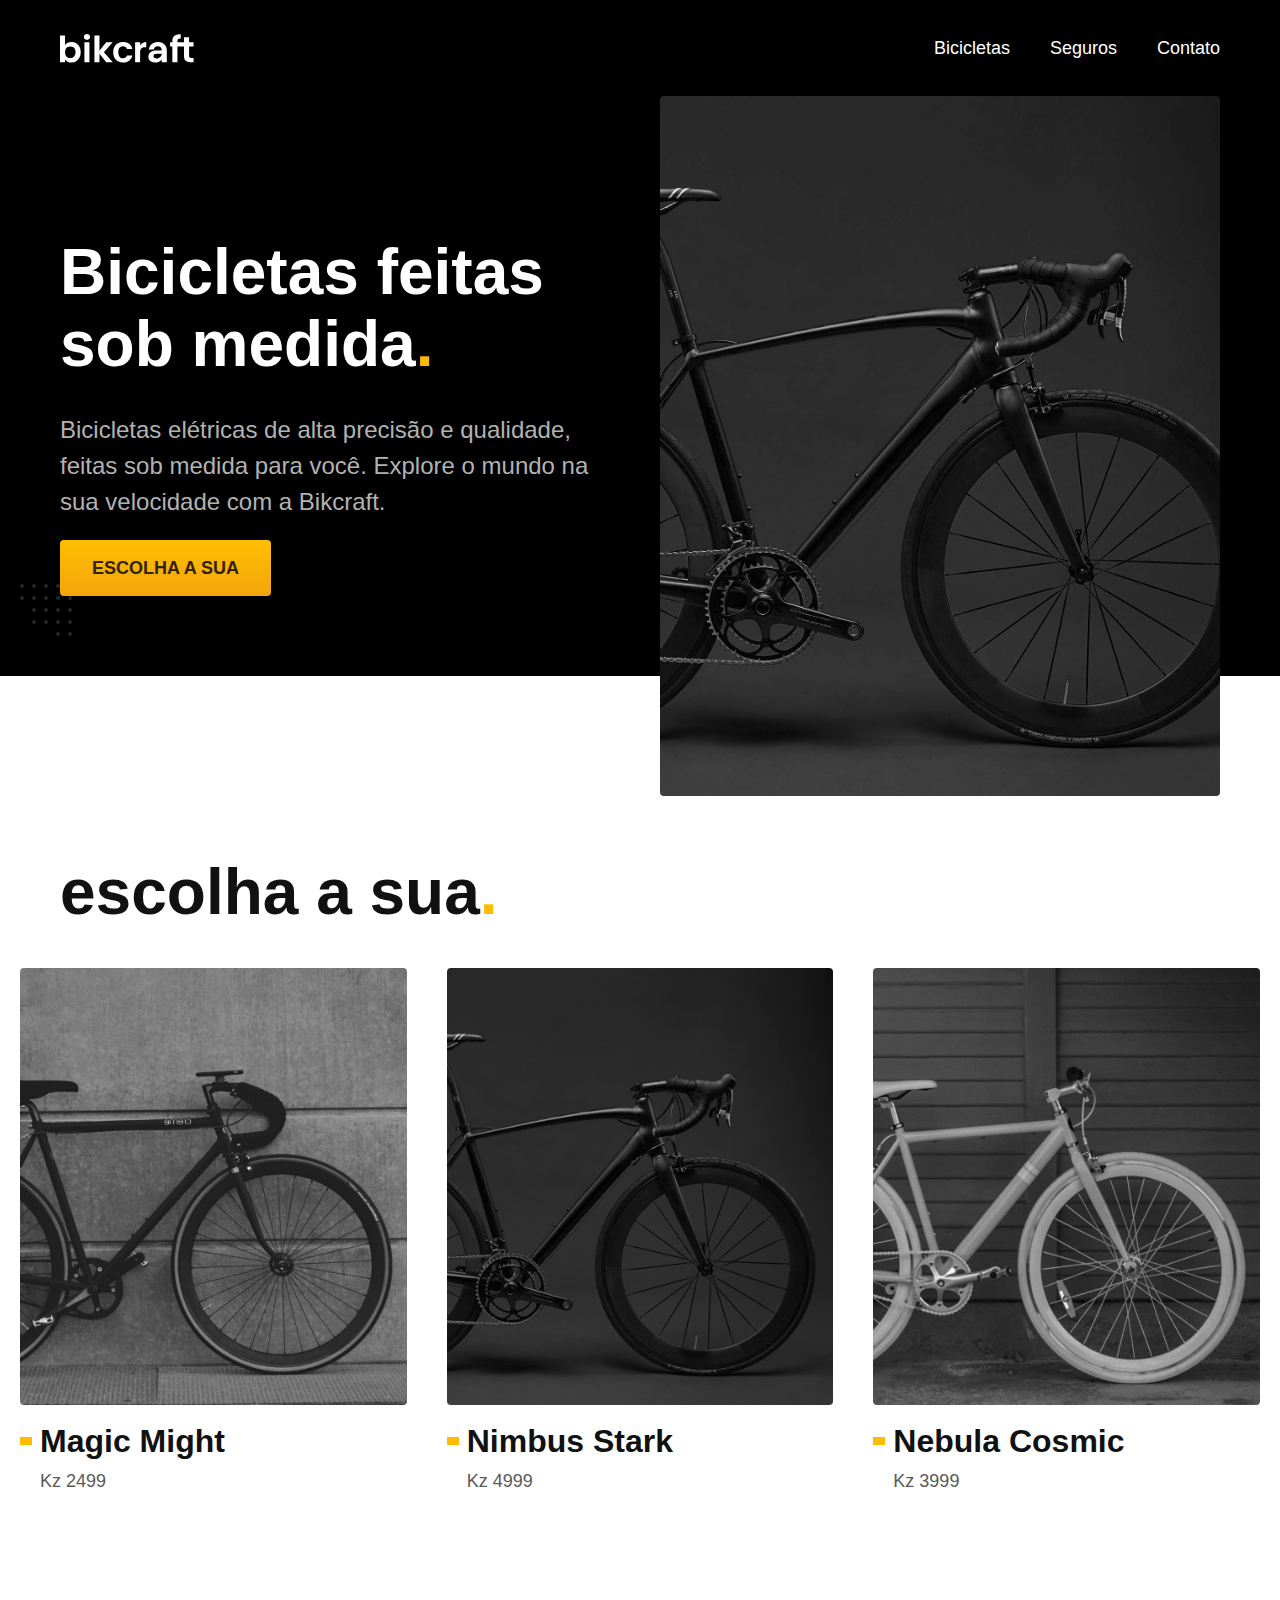
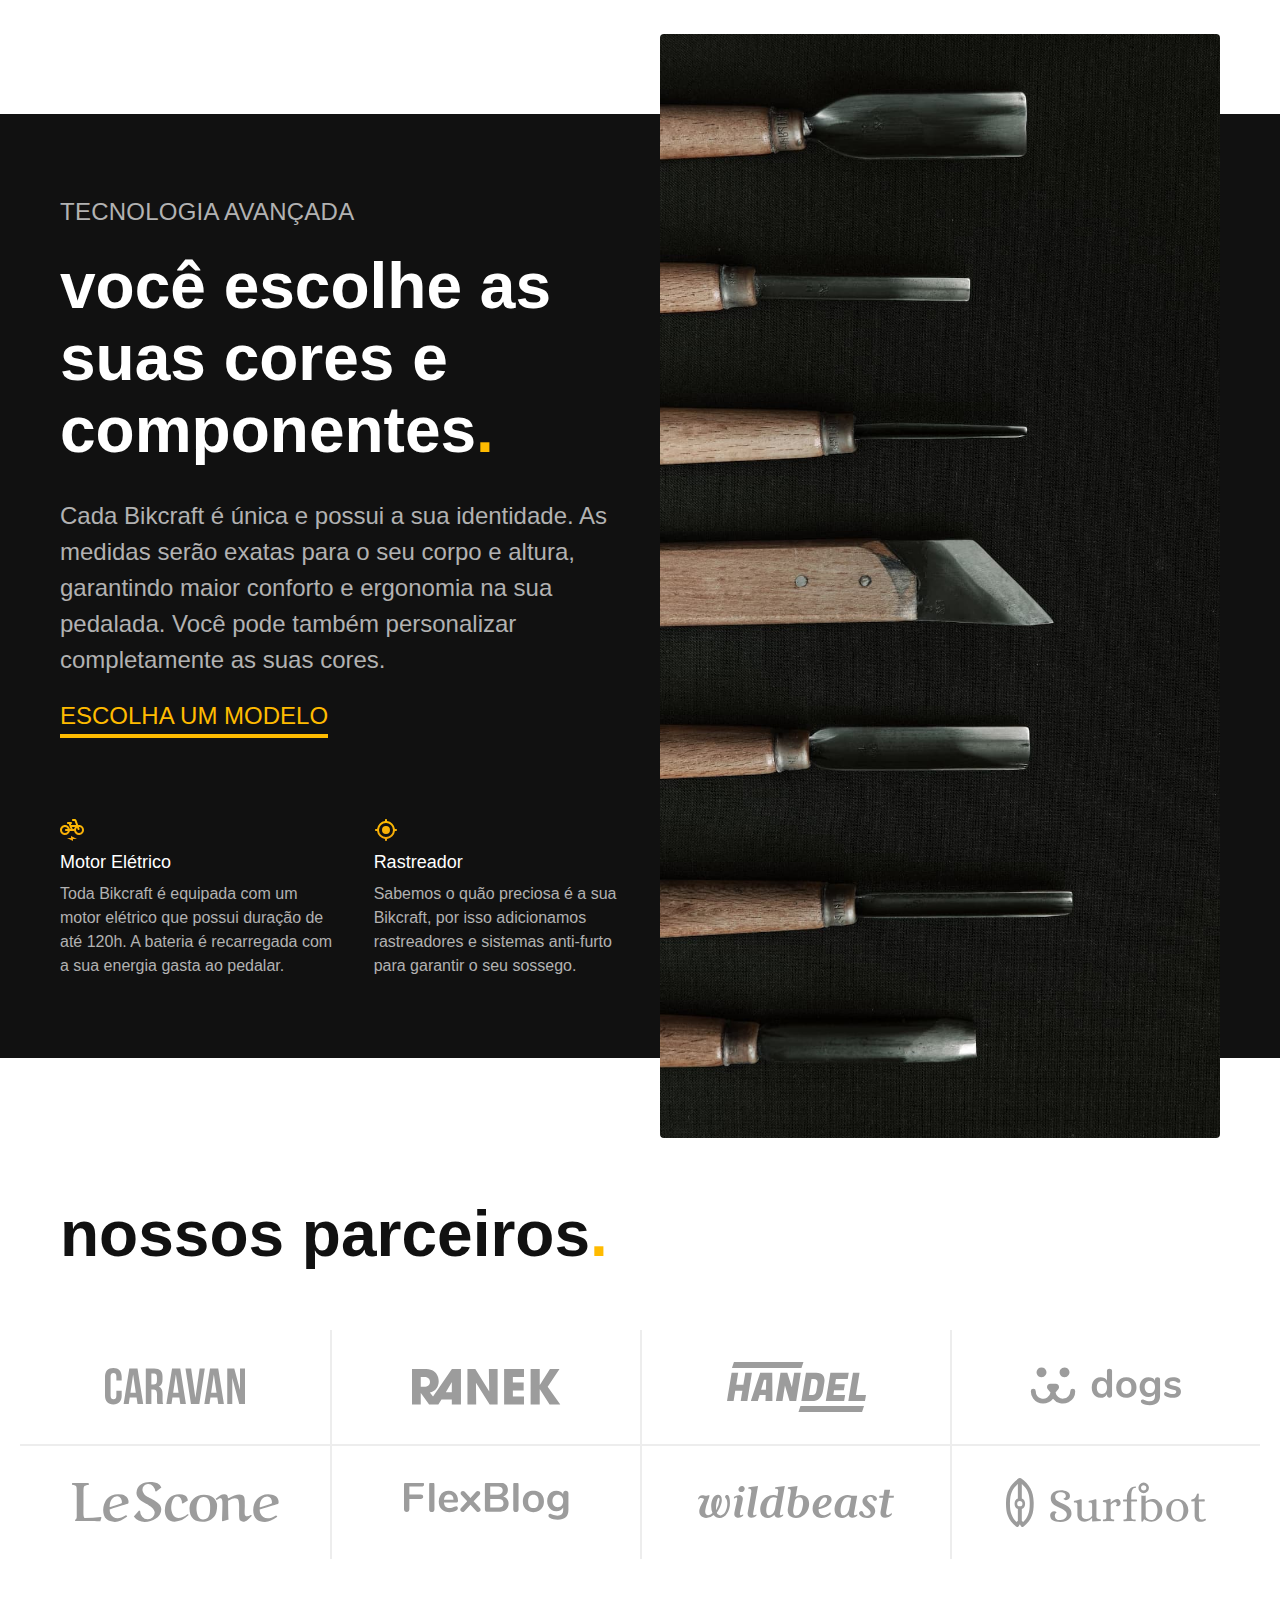
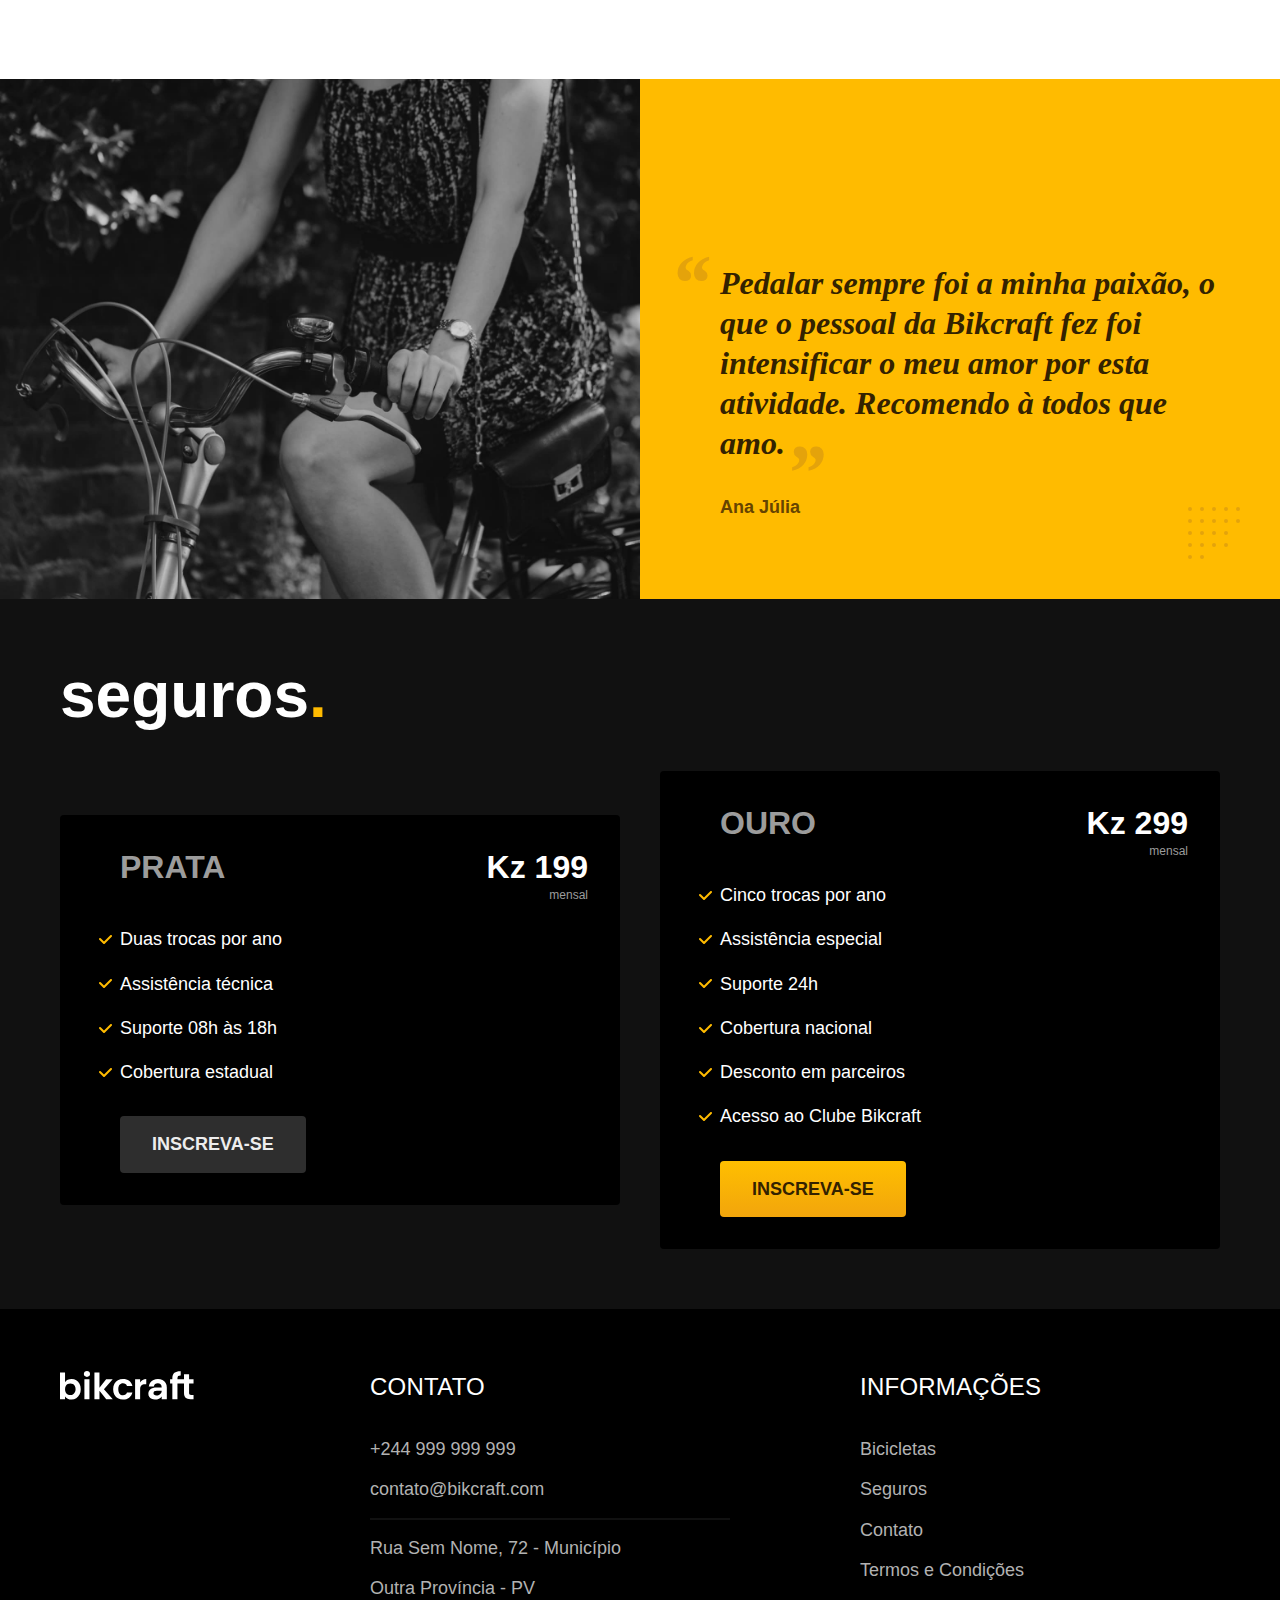
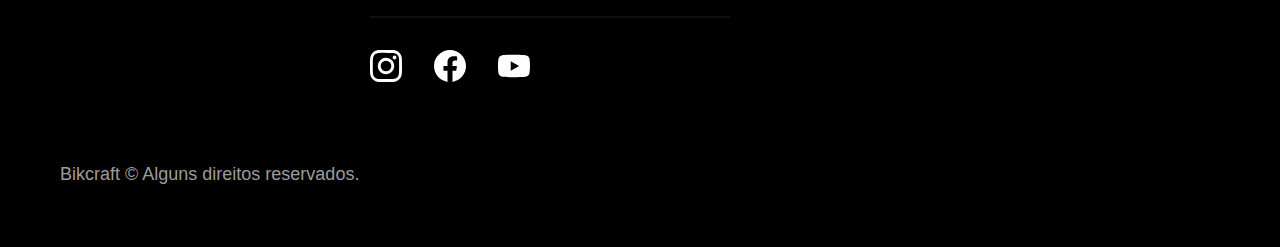
<file: index.html>
<!DOCTYPE html>
<html lang="pt-AO">
  <head>
    <meta charset="UTF-8" />
    <meta name="viewport" content="width=device-width, initial-scale=1.0" />
    <title>Bikcraft - Bicicletas Elétricas</title>
    <meta
      name="description"
      content="Bicicletas elétricas de alta precisão e qualidade, feitas sob medida para você. Explore o mundo na sua velocidade com a Bikcraft."
    />
    <link rel="preload" href="./css/style.css" as="style" />
    <link rel="stylesheet" href="./css/style.css" />

    <!-- <link rel="preconnect" href="https://fonts.googleapis.com">
    <link rel="preconnect" href="https://fonts.gstatic.com" crossorigin>
    <link href="https://fonts.googleapis.com/css2?family=Merriweather:ital,wght@1,900&family=Poppins:wght@400;600&family=Roboto:wght@400;500&display=swap" rel="stylesheet"> -->
  </head>
  <body>
    <header class="header-bg">
      <div class="container header">
        <a href="./">
          <img
            src="./img/bikcraft.svg"
            width="136"
            height="32"
            alt="Bikcraft"
          />
        </a>

        <nav aria-label="primaria">
          <ul class="header-menu font-1-m cor-0">
            <li><a href="./bicicletas.html">Bicicletas</a></li>
            <li><a href="./seguros.html">Seguros</a></li>
            <li><a href="./contato.html">Contato</a></li>
          </ul>
        </nav>
      </div>
    </header>

    <main class="introducao-bg">
      <div class="container introducao">
        <div class="introducao-conteudo">
          <h1 class="font-1-xxl cor-0">
            Bicicletas feitas sob medida<span class="cor-p1">.</span>
          </h1>
          <p class="font-2-l cor-5">
            Bicicletas elétricas de alta precisão e qualidade, feitas sob medida
            para você. Explore o mundo na sua velocidade com a Bikcraft.
          </p>
          <a class="botao" href="./bicicletas.html">Escolha a sua</a>
        </div>
        <picture>
          <source
            media="(max-width: 800px)"
            srcset="./img/bicicletas/nimbus.jpg"
          />
          <img
            src="./img/fotos/introducao.jpg"
            width="1280"
            height="1600"
            alt="Bicicleta elétrica preta."
          />
        </picture>
      </div>
    </main>

    <article class="bicicletas-lista">
      <h2 class="font-1-xxl container">
        escolha a sua<span class="cor-p1">.</span>
      </h2>

      <ul>
        <li>
          <a href="./bicicletas/magic.html">
            <img
              src="./img/bicicletas/magic-home.jpg"
              width="920"
              height="1040"
              alt="Bicicleta preta"
            />
            <h3 class="font-1-xl">Magic Might</h3>
            <span class="font-2-m cor-8">Kz 2499</span>
          </a>
        </li>
        <li>
          <a href="./bicicletas/nimbus.html">
            <img
              src="./img/bicicletas/nimbus-home.jpg"
              width="920"
              height="1040"
              alt="Bicicleta preta"
            />
            <h3 class="font-1-xl">Nimbus Stark</h3>
            <span class="font-2-m cor-8">Kz 4999</span>
          </a>
        </li>
        <li>
          <a href="./bicicletas/nebula.html">
            <img src="./img/bicicletas/nebula-home.jpg" alt="Bicicleta cinza" />
            <h3 class="font-1-xl">Nebula Cosmic</h3>
            <span class="font-2-m cor-8">Kz 3999</span>
          </a>
        </li>
      </ul>
    </article>

    <article class="tecnologia-bg">
      <div class="tecnologia container">
        <div class="tecnologia-conteudo">
          <span class="font-2-l-b cor-5">Tecnologia Avançada</span>
          <h2 class="font-1-xxl cor-0">
            você escolhe as suas cores e componentes<span class="cor-p1"
              >.</span
            >
          </h2>
          <p class="font-2-l cor-5">
            Cada Bikcraft é única e possui a sua identidade. As medidas serão
            exatas para o seu corpo e altura, garantindo maior conforto e
            ergonomia na sua pedalada. Você pode também personalizar
            completamente as suas cores.
          </p>
          <a class="link" href="./bicicletas.html">Escolha um modelo</a>
          <div class="tecnologia-vantagens">
            <div>
              <img
                src="./img/icones/eletrica.svg"
                width="24"
                height="24"
                alt=""
              />
              <h3 class="font-1-m cor-0">Motor Elétrico</h3>
              <p class="font-2-s cor-5">
                Toda Bikcraft é equipada com um motor elétrico que possui
                duração de até 120h. A bateria é recarregada com a sua energia
                gasta ao pedalar.
              </p>
            </div>
            <div>
              <img
                src="./img/icones/rastreador.svg"
                width="24"
                height="24"
                alt=""
              />
              <h3 class="font-1-m cor-0">Rastreador</h3>
              <p class="font-2-s cor-5">
                Sabemos o quão preciosa é a sua Bikcraft, por isso adicionamos
                rastreadores e sistemas anti-furto para garantir o seu sossego.
              </p>
            </div>
          </div>
        </div>
        <div class="tecnologia-imagem">
          <img
            src="./img/fotos/tecnologia.jpg"
            width="1200"
            height="1920"
            alt=""
          />
        </div>
      </div>
    </article>

    <section class="parceiros" aria-label="Nossos Parceiros">
      <h2 class="container font-1-xxl">
        nossos parceiros<span class="cor-p1">.</span>
      </h2>
      <ul>
        <li>
          <img
            src="./img/parceiros/caravan.svg"
            width="140"
            height="38"
            alt="caravan"
          />
        </li>
        <li>
          <img
            src="./img/parceiros/ranek.svg"
            width="149"
            height="36"
            alt="ranek.svg"
          />
        </li>
        <li>
          <img
            src="./img/parceiros/handel.svg"
            width="139"
            height="50"
            alt="handel"
          />
        </li>
        <li>
          <img
            src="./img/parceiros/dogs.svg"
            width="152"
            height="39"
            alt="dogs"
          />
        </li>
        <li>
          <img
            src="./img/parceiros/lescone.svg"
            width="208"
            height="41"
            alt="lescone"
          />
        </li>
        <li>
          <img
            src="./img/parceiros/flexblog.svg"
            width="165"
            height="38"
            alt="flexblog"
          />
        </li>
        <li>
          <img
            src="./img/parceiros/wildbeast.svg"
            width="196"
            height="34"
            alt="wildbeast"
          />
        </li>
        <li>
          <img
            src="./img/parceiros/surfbot.svg"
            width="200"
            height="49"
            alt="surfbot"
          />
        </li>
      </ul>
    </section>

    <section class="depoimento" aria-label="Depoimento">
      <div>
        <img
          src="./img/fotos/depoimento.jpg"
          width="1560"
          height="1360"
          alt="Pessoa a pedalar uma bicicleta Bikcraft"
        />
      </div>
      <div class="depoimento-conteudo">
        <blockquote class="font-1-xl cor-p5">
          <p>
            Pedalar sempre foi a minha paixão, o que o pessoal da Bikcraft fez
            foi intensificar o meu amor por esta atividade. Recomendo à todos
            que amo.
          </p>
        </blockquote>
        <span class="font-1-m-b cor-p4">Ana Júlia</span>
      </div>
    </section>

    <article class="seguros-bg">
      <div class="seguros container">
        <h2 class="font-1-xxl cor-0">seguros<span class="cor-p1">.</span></h2>
        <div class="seguros-item">
          <h3 class="font-1-xl cor-6">PRATA</h3>
          <span class="font-1-xl cor-0"
            >Kz 199 <span class="font-1-xs cor-6">mensal</span></span
          >
          <ul class="font-2-m cor-0">
            <li>Duas trocas por ano</li>
            <li>Assistência técnica</li>
            <li>Suporte 08h às 18h</li>
            <li>Cobertura estadual</li>
          </ul>
          <a href="./orcamento.html" class="botao secundario">Inscreva-se</a>
        </div>
        <div class="seguros-item">
          <h3 class="font-1-xl cor-6">OURO</h3>
          <span class="font-1-xl cor-0"
            >Kz 299 <span class="font-1-xs cor-6">mensal</span></span
          >
          <ul class="font-2-m cor-0">
            <li>Cinco trocas por ano</li>
            <li>Assistência especial</li>
            <li>Suporte 24h</li>
            <li>Cobertura nacional</li>
            <li>Desconto em parceiros</li>
            <li>Acesso ao Clube Bikcraft</li>
          </ul>
          <a href="./orcamento.html" class="botao">Inscreva-se</a>
        </div>
      </div>
    </article>

    <footer class="footer-bg">
      <div class="footer container">
        <img src="./img/bikcraft.svg" width="136" height="32" alt="Bikcraft" />
        <div class="footer-contato">
          <h3 class="font-2-l-b cor-0">Contato</h3>
          <ul class="font-2-m cor-5">
            <li><a href="tel:+244999999999">+244 999 999 999</a></li>
            <li>
              <a href="mailto:contato@bikcraft.com">contato@bikcraft.com</a>
            </li>
            <li>Rua Sem Nome, 72 - Município</li>
            <li>Outra Província - PV</li>
          </ul>
          <div class="footer-redes">
            <a href="./">
              <img
                src="./img/redes/instagram.svg"
                width="32"
                height="32"
                alt="Instagram"
              />
            </a>
            <a href="./">
              <img
                src="./img/redes/facebook.svg"
                width="32"
                height="32"
                alt="Facebook"
              />
            </a>
            <a href="./">
              <img
                src="./img/redes/youtube.svg"
                width="32"
                height="32"
                alt="YouTube"
              />
            </a>
          </div>
        </div>
        <div class="footer-informacoes">
          <h3 class="font-2-l-b cor-0">Informações</h3>
          <nav>
            <ul class="font-1-m cor-5">
              <li><a href="./bicicletas.html">Bicicletas</a></li>
              <li><a href="./seguros.html">Seguros</a></li>
              <li><a href="./contato.html">Contato</a></li>
              <li><a href="./termos.html">Termos e Condições</a></li>
            </ul>
          </nav>
        </div>
        <p class="footer-copy font-2-m cor-6">
          Bikcraft © Alguns direitos reservados.
        </p>
      </div>
    </footer>
    <script src="./js/script.js"></script>
  </body>
</html>
</file>
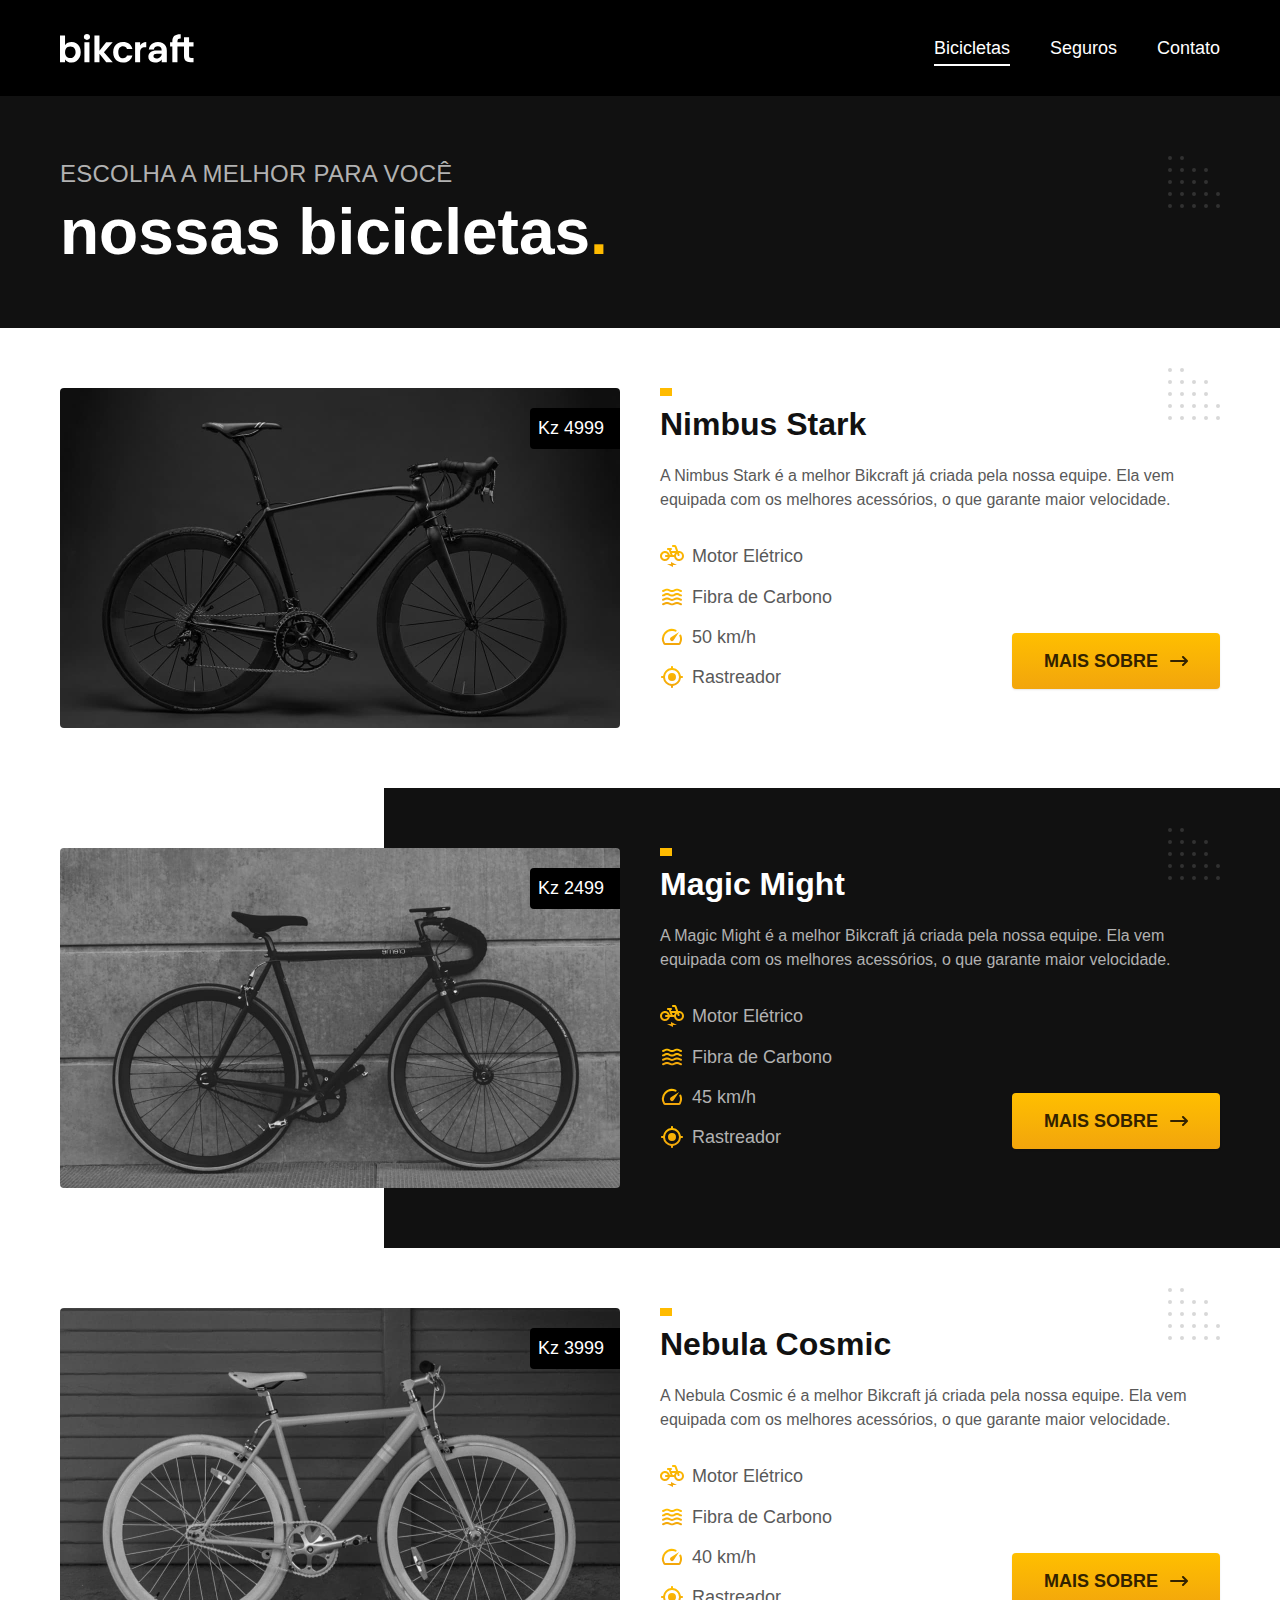
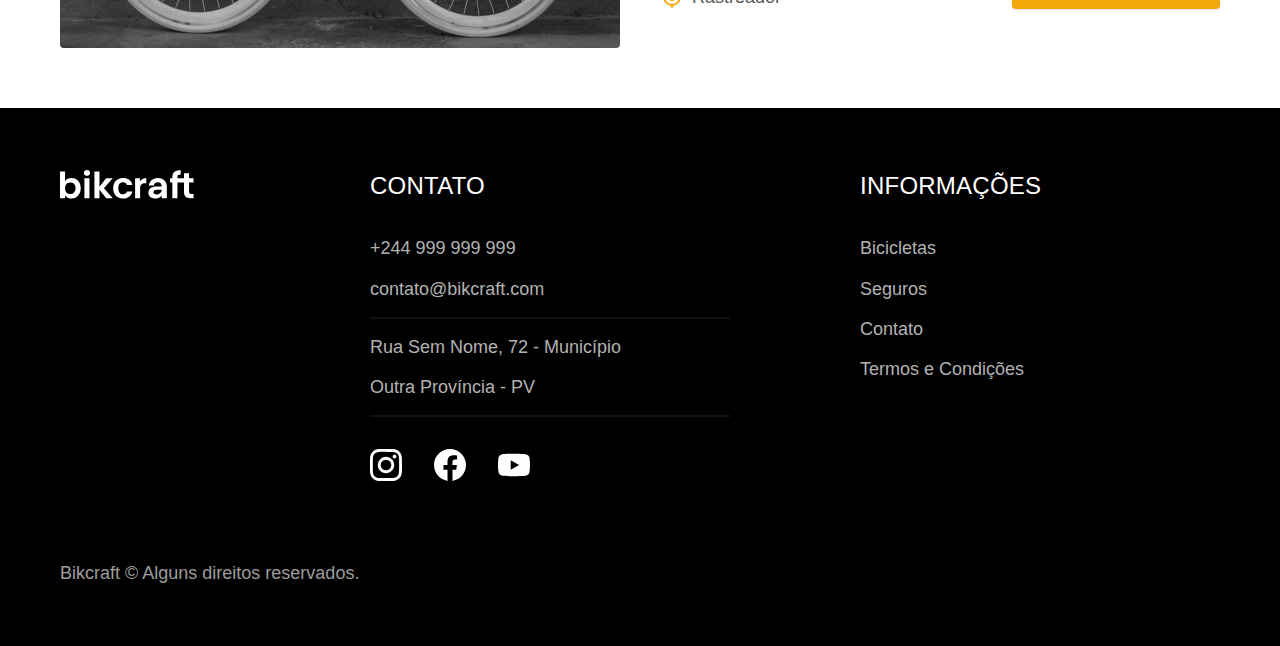
<file: bicicletas.html>
<!DOCTYPE html>
<html lang="pt-AO">
  <head>
    <meta charset="UTF-8" />
    <meta name="viewport" content="width=device-width, initial-scale=1.0" />
    <title>Termos e Condições | Bikcraft</title>
    <meta
      name="description"
      content="Termos e Condições - Bikcraft."
    />
    <link rel="preload" href="./css/style.css" as="style">
    <link rel="stylesheet" href="./css/style.css" />

    <!-- <link rel="preconnect" href="https://fonts.googleapis.com">
    <link rel="preconnect" href="https://fonts.gstatic.com" crossorigin>
    <link href="https://fonts.googleapis.com/css2?family=Merriweather:ital,wght@1,900&family=Poppins:wght@400;600&family=Roboto:wght@400;500&display=swap" rel="stylesheet"> -->
  </head>

  <body id="bicicletas">
    <header class="header-bg">
      <div class="container header">
        <a href="./">
          <img src="./img/bikcraft.svg" alt="Bikcraft" />
        </a>

        <nav aria-label="primaria">
          <ul class="header-menu font-1-m cor-0">
            <li><a href="./bicicletas.html">Bicicletas</a></li>
            <li><a href="./seguros.html">Seguros</a></li>
            <li><a href="./contato.html">Contato</a></li>
          </ul>
        </nav>
      </div>
    </header>

    <main>
      <div class="titulo-bg">
        <div class="titulo container">
          <p class="font-2-l-b cor-5">Escolha a melhor para você</p>
          <h1 class="font-1-xxl cor-0">nossas bicicletas<span class="cor-p1">.</span></h1>
        </div>
      </div>

        <div class="bicicletas container">
          <div class="bicicletas-imagem">
            <img src="./img/bicicletas/nimbus.jpg" alt="Bicicleta preta">
            <span class="font-2-m cor-0">Kz 4999</span>
          </div>
          <div class="bicicletas-conteudo">
            <h2 class="font-1-xl">Nimbus Stark</h2>
            <p class="font-2-s cor-8">A Nimbus Stark é a melhor Bikcraft já criada pela nossa equipe. Ela vem equipada com os melhores acessórios, o que garante maior velocidade.</p>
            <ul class="font-1-m cor-8">
              <li>
                <img src="./img/icones/eletrica.svg" alt="">
                Motor Elétrico
              </li>
              <li>
                <img src="./img/icones/carbono.svg" alt="">
                Fibra de Carbono
              </li>
              <li>
                <img src="./img/icones/velocidade.svg" alt="">
                50 km/h
              </li>
              <li>
                <img src="./img/icones/rastreador.svg" alt="">
                Rastreador
              </li>
            </ul>
            <a class="botao seta" href="./bicicletas/nimbus.html">Mais Sobre</a>
          </div>
        </div>

      <div class="bicicletas-bg">
        <div class="bicicletas container">
          <div class="bicicletas-imagem">
            <img src="./img/bicicletas/magic.jpg" alt="Bicicleta preta">
            <span class="font-2-m cor-0">Kz 2499</span>
          </div>
          <div class="bicicletas-conteudo">
            <h2 class="font-1-xl cor-0">Magic Might</h2>
            <p class="font-2-s cor-5">A Magic Might é a melhor Bikcraft já criada pela nossa equipe. Ela vem equipada com os melhores acessórios, o que garante maior velocidade.</p>
            <ul class="font-1-m cor-5">
              <li>
                <img src="./img/icones/eletrica.svg" alt="">
                Motor Elétrico
              </li>
              <li>
                <img src="./img/icones/carbono.svg" alt="">
                Fibra de Carbono
              </li>
              <li>
                <img src="./img/icones/velocidade.svg" alt="">
                45 km/h
              </li>
              <li>
                <img src="./img/icones/rastreador.svg" alt="">
                Rastreador
              </li>
            </ul>
            <a class="botao seta" href="./bicicletas/magic.html">Mais Sobre</a>
          </div>
        </div>
      </div>

        <div class="bicicletas container">
          <div class="bicicletas-imagem">
            <img src="./img/bicicletas/nebula.jpg" alt="Bicicleta preta">
            <span class="font-2-m cor-0">Kz 3999</span>
          </div>
          <div class="bicicletas-conteudo">
            <h2 class="font-1-xl">Nebula Cosmic</h2>
            <p class="font-2-s cor-8">A Nebula Cosmic é a melhor Bikcraft já criada pela nossa equipe. Ela vem equipada com os melhores acessórios, o que garante maior velocidade.</p>
            <ul class="font-1-m cor-8">
              <li>
                <img src="./img/icones/eletrica.svg" alt="">
                Motor Elétrico
              </li>
              <li>
                <img src="./img/icones/carbono.svg" alt="">
                Fibra de Carbono
              </li>
              <li>
                <img src="./img/icones/velocidade.svg" alt="">
                40 km/h
              </li>
              <li>
                <img src="./img/icones/rastreador.svg" alt="">
                Rastreador
              </li>
            </ul>
            <a class="botao seta" href="./bicicletas/nebula.html">Mais Sobre</a>
          </div>
        </div>

    </main>

    <footer class="footer-bg">
      <div class="footer container">
        <img src="./img/bikcraft.svg" alt="Bikcraft">
        <div class="footer-contato">
          <h3 class="font-2-l-b cor-0">Contato</h3>
          <ul class="font-2-m cor-5">
            <li><a href="tel:+244999999999">+244 999 999 999</a></li>
            <li><a href="mailto:contato@bikcraft.com">contato@bikcraft.com</a></li>
            <li>Rua Sem Nome, 72 - Município</li>
            <li>Outra Província - PV</li>
          </ul>
          <div class="footer-redes">
            <a href="./">
              <img src="./img/redes/instagram.svg" alt="Instagram">
            </a>
            <a href="./">
              <img src="./img/redes/facebook.svg" alt="Facebook">
            </a>
            <a href="./">
              <img src="./img/redes/youtube.svg" alt="YouTube">
            </a>
          </div>
        </div>
        <div class="footer-informacoes">
          <h3 class="font-2-l-b cor-0">Informações</h3>
          <nav>
            <ul class="font-1-m cor-5">
              <li><a href="./bicicletas.html">Bicicletas</a></li>
              <li><a href="./seguros.html">Seguros</a></li>
              <li><a href="./contato.html">Contato</a></li>
              <li><a href="./termos.html">Termos e Condições</a></li>
            </ul>
          </nav>
        </div>
        <p class="footer-copy font-2-m cor-6">Bikcraft © Alguns direitos reservados.</p>
      </div>
    </footer>
  <script src="./js/script.js"></script>
  </body>
</html>
</file>
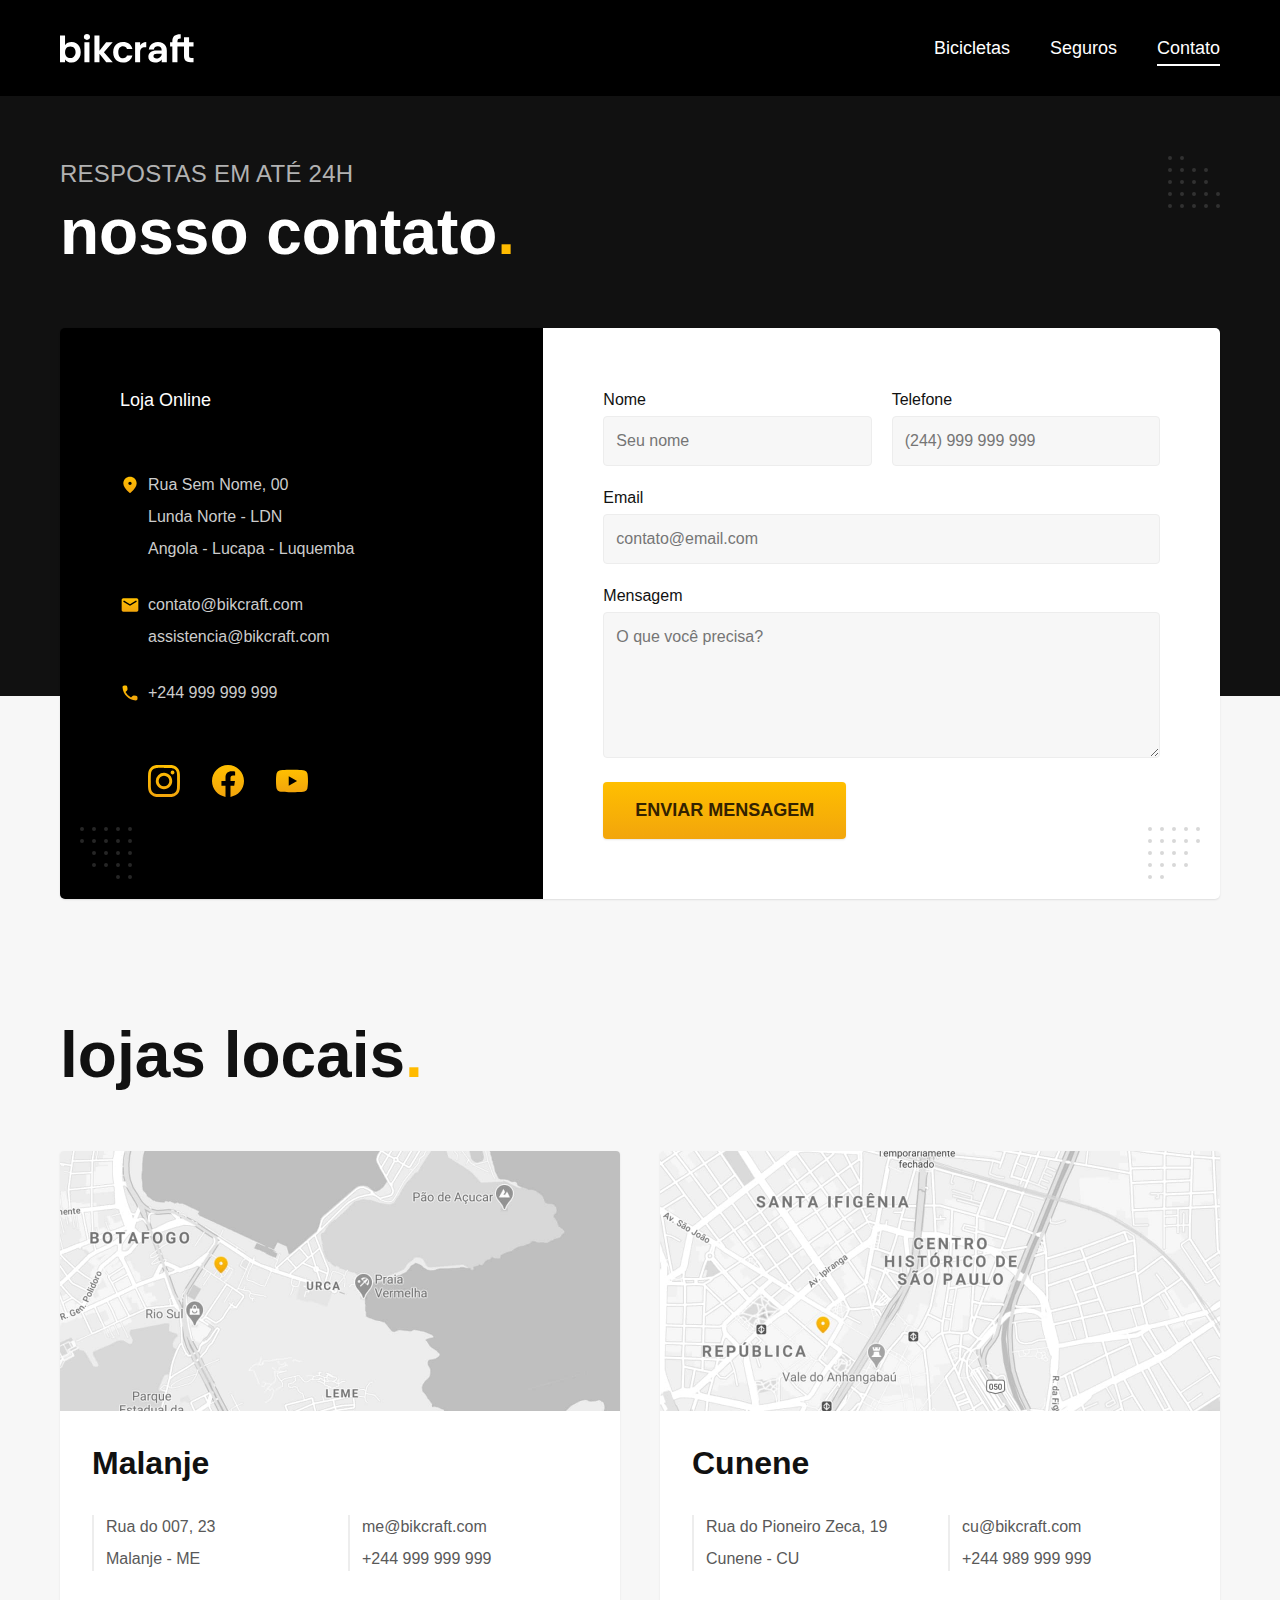
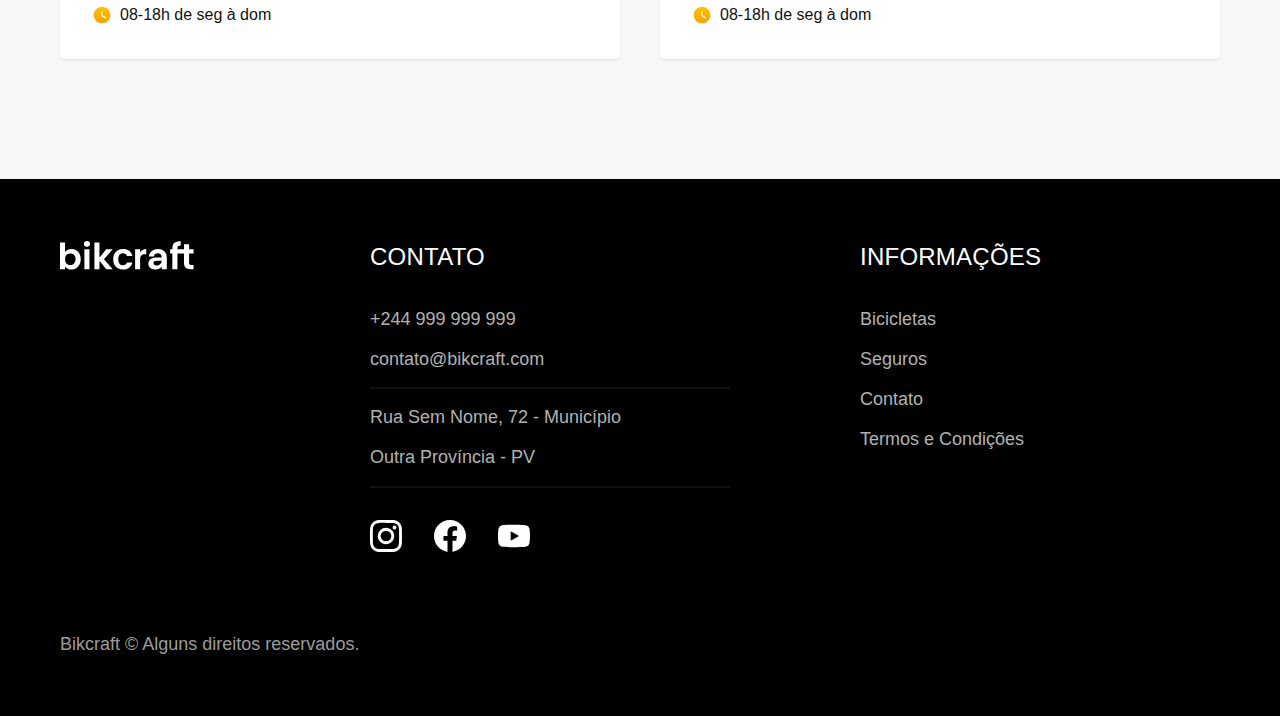
<file: contato.html>
<!DOCTYPE html>
<html lang="pt-AO">
  <head>
    <meta charset="UTF-8" />
    <meta name="viewport" content="width=device-width, initial-scale=1.0" />
    <title>Contato | Bikcraft</title>
    <meta name="description" content="Contato - Bikcraft." />
    <link rel="preload" href="./css/style.css" as="style" />
    <link rel="stylesheet" href="./css/style.css" />
  </head>

  <body id="contato">
    <header class="header-bg">
      <div class="container header">
        <a href="./">
          <img src="./img/bikcraft.svg" alt="Bikcraft" />
        </a>

        <nav aria-label="primaria">
          <ul class="header-menu font-1-m cor-0">
            <li><a href="./bicicletas.html">Bicicletas</a></li>
            <li><a href="./seguros.html">Seguros</a></li>
            <li><a href="./contato.html">Contato</a></li>
          </ul>
        </nav>
      </div>
    </header>

    <main id="contato-bg">
      <div class="titulo-bg">
        <div class="titulo container">
          <p class="font-2-l-b cor-5">Respostas em até 24h</p>
          <h1 class="font-1-xxl cor-0">
            nosso contato<span class="cor-p1">.</span>
          </h1>
        </div>
      </div>

      <div class="contato container">
        <section class="contato-dados" aria-label="Endereço">
          <h2 class="font-1-m cor-0">Loja Online</h2>
          <div class="contato-endereco font-2-s cor-4">
            <p>Rua Sem Nome, 00</p>
            <p>Lunda Norte - LDN</p>
            <p>Angola - Lucapa - Luquemba</p>
          </div>
          <address class="contato-meios font-2-s cor-4">
            <a href="mailto:contato@bikcraft.com">contato@bikcraft.com</a>
            <a href="mailto:assistencia@bikcraft.com"
              >assistencia@bikcraft.com</a
            >
            <a href="tel:+244999999999">+244 999 999 999</a>
          </address>
          <div class="contato-redes">
            <a href="./">
              <img src="./img/redes/instagram-p.svg" alt="Instagram" />
            </a>
            <a href="./">
              <img src="./img/redes/facebook-p.svg" alt="Facebook" />
            </a>
            <a href="./">
              <img src="./img/redes/youtube-p.svg" alt="YouTube" />
            </a>
          </div>
        </section>
        <section class="contato-formulario" aria-label="Formulário">
          <form class="form" action="./contato.html">
            <div>
              <label for="nome">Nome</label>
              <input type="text" id="nome" name="nome" placeholder="Seu nome" />
            </div>
            <div>
              <label for="mensagem">Telefone</label>
              <input
                type="text"
                id="telefone"
                name="telefone"
                placeholder="(244) 999 999 999"
              />
            </div>
            <div class="col-2">
              <label for="email">Email</label>
              <input
                type="email"
                id="email"
                name="email"
                placeholder="contato@email.com"
              />
            </div>
            <div class="col-2">
              <label for="mensagem">Mensagem</label>
              <textarea
                rows="5"
                id="mensagem"
                name="mensagem"
                placeholder="O que você precisa?"
              ></textarea>
            </div>
            <button class="botao col-2">Enviar Mensagem</button>
          </form>
        </section>
      </div>
    </main>

    <article class="lojas container">
      <h2 class="font-1-xxl">lojas locais<span class="cor-p1">.</span></h2>
      <div class="lojas-item">
        <img
          src="./img/lojas/rj.jpg"
          alt="mapa marcando o endereço na rua 007, 23 - Malanje - ME"
        />
        <div class="lojas-conteudo">
          <h3 class="font-1-xl">Malanje</h3>
          <div class="lojas-dados font-2-s cor-8">
            <p>Rua do 007, 23</p>
            <p>Malanje - ME</p>
          </div>
          <div class="lojas-dados font-2-s cor-8">
            <a href="mailto:me@bikcraft.com">me@bikcraft.com</a>
            <a href="tel:+244999999999">+244 999 999 999</a>
          </div>
          <p class="lojas-tempo font-1-s">
            <img src="./img/icones/horario.svg" alt="" />08-18h de seg à dom
          </p>
        </div>
      </div>
      <div class="lojas-item">
        <img
          src="./img/lojas/sp.jpg"
          alt="mapa marcando o endereço na rua do Pioneiro Zeca, 19 - Cunene - CU"
        />
        <div class="lojas-conteudo">
          <h3 class="font-1-xl">Cunene</h3>
          <div class="lojas-dados font-2-s cor-8">
            <p>Rua do Pioneiro Zeca, 19</p>
            <p>Cunene - CU</p>
          </div>
          <div class="lojas-dados font-2-s cor-8">
            <a href="mailto:me@bikcraft.com">cu@bikcraft.com</a>
            <a href="tel:+244989999999">+244 989 999 999</a>
          </div>
          <p class="lojas-tempo font-1-s">
            <img src="./img/icones/horario.svg" alt="" />08-18h de seg à dom
          </p>
        </div>
      </div>
    </article>

    <footer class="footer-bg">
      <div class="footer container">
        <img src="./img/bikcraft.svg" alt="Bikcraft" />
        <div class="footer-contato">
          <h3 class="font-2-l-b cor-0">Contato</h3>
          <ul class="font-2-m cor-5">
            <li><a href="tel:+244999999999">+244 999 999 999</a></li>
            <li>
              <a href="mailto:contato@bikcraft.com">contato@bikcraft.com</a>
            </li>
            <li>Rua Sem Nome, 72 - Município</li>
            <li>Outra Província - PV</li>
          </ul>
          <div class="footer-redes">
            <a href="./">
              <img src="./img/redes/instagram.svg" alt="Instagram" />
            </a>
            <a href="./">
              <img src="./img/redes/facebook.svg" alt="Facebook" />
            </a>
            <a href="./">
              <img src="./img/redes/youtube.svg" alt="YouTube" />
            </a>
          </div>
        </div>
        <div class="footer-informacoes">
          <h3 class="font-2-l-b cor-0">Informações</h3>
          <nav>
            <ul class="font-1-m cor-5">
              <li><a href="./bicicletas.html">Bicicletas</a></li>
              <li><a href="./seguros.html">Seguros</a></li>
              <li><a href="./contato.html">Contato</a></li>
              <li><a href="./termos.html">Termos e Condições</a></li>
            </ul>
          </nav>
        </div>
        <p class="footer-copy font-2-m cor-6">
          Bikcraft © Alguns direitos reservados.
        </p>
      </div>
    </footer>
  <script src="./js/script.js"></script>
  </body>
</html>
</file>
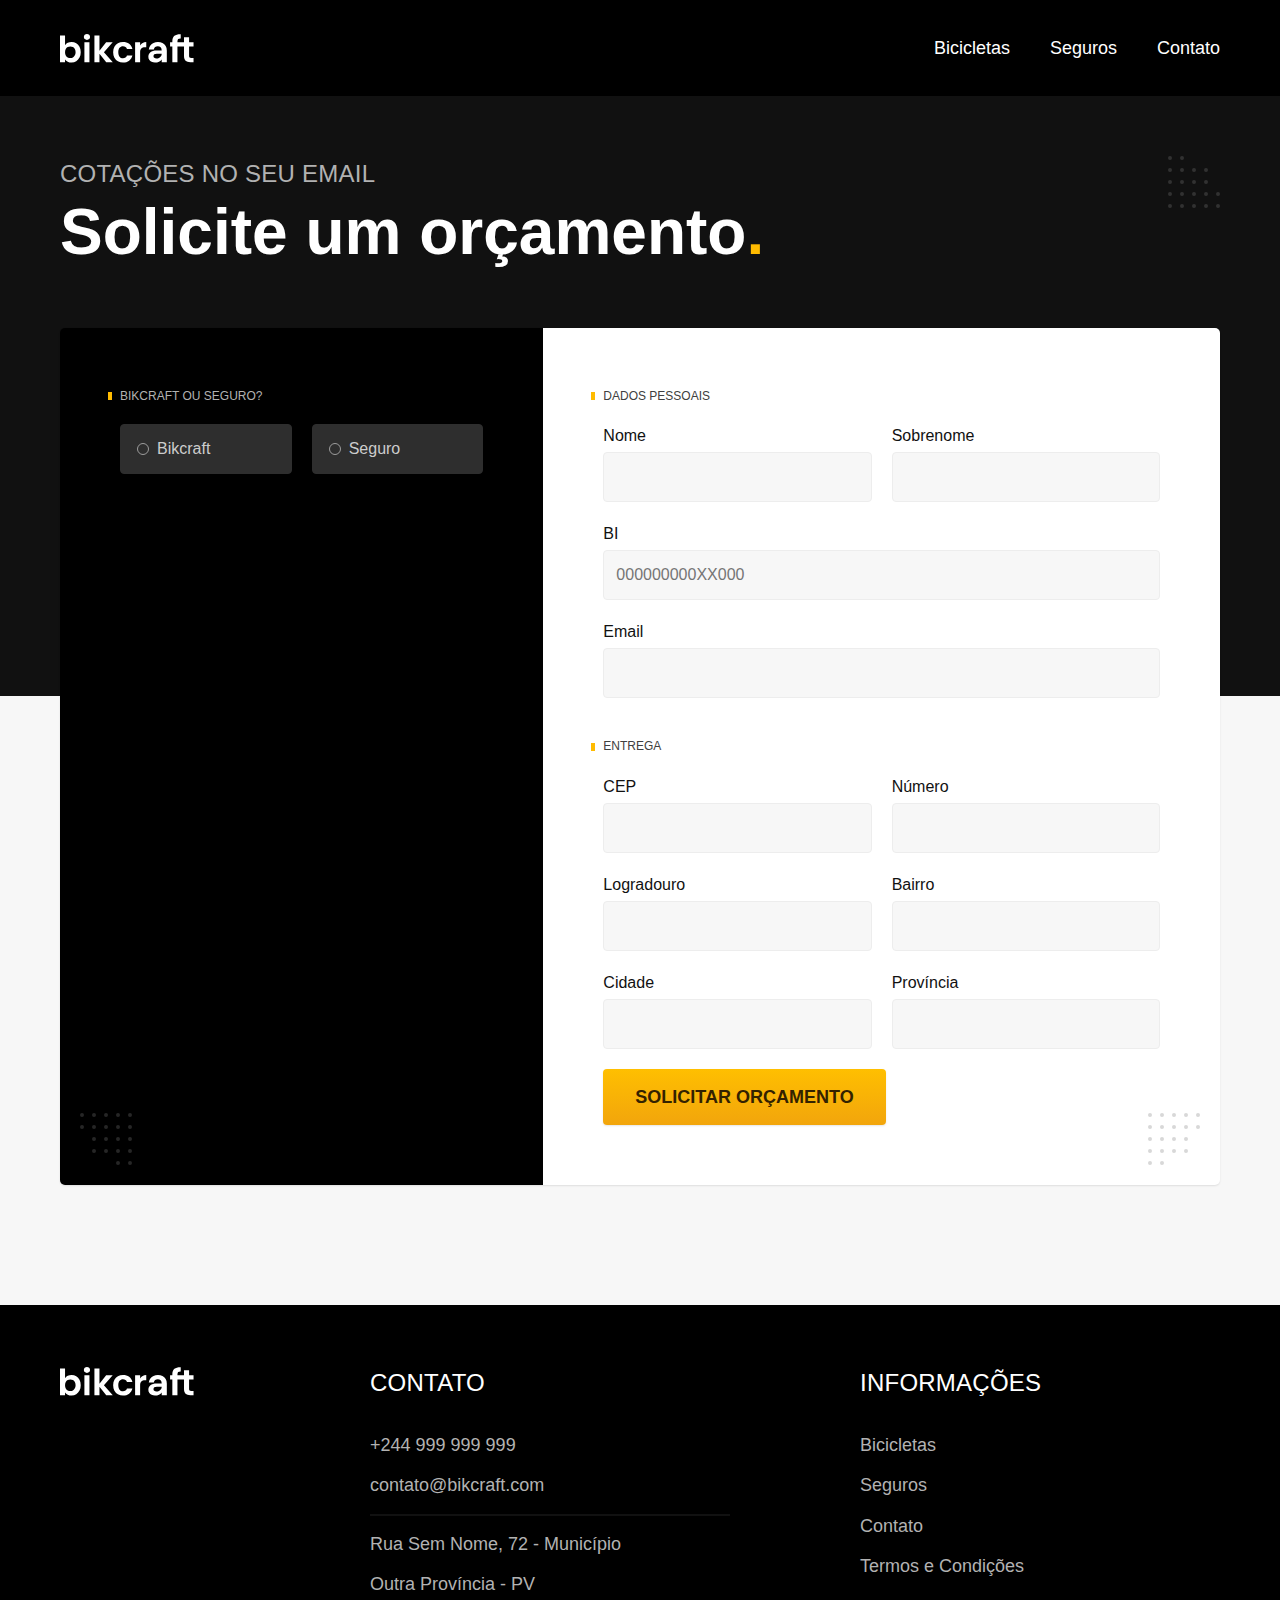
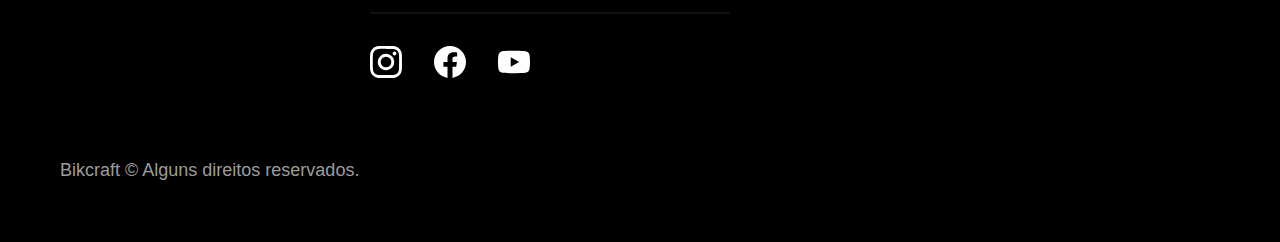
<file: orcamento.html>
<!DOCTYPE html>
<html lang="pt-AO">
  <head>
    <meta charset="UTF-8" />
    <meta name="viewport" content="width=device-width, initial-scale=1.0" />
    <title>Orçamento | Bikcraft</title>
    <meta name="description" content="Solicite um Orçamento - Bikcraft." />
    <link rel="preload" href="./css/style.css" as="style">
    <link rel="stylesheet" href="./css/style.css" />

    <!-- <link rel="preconnect" href="https://fonts.googleapis.com">
    <link rel="preconnect" href="https://fonts.gstatic.com" crossorigin>
    <link href="https://fonts.googleapis.com/css2?family=Merriweather:ital,wght@1,900&family=Poppins:wght@400;600&family=Roboto:wght@400;500&display=swap" rel="stylesheet"> -->
  </head>

  <body id="orcamento">
    <header class="header-bg">
      <div class="container header">
        <a href="./">
          <img src="./img/bikcraft.svg" alt="Bikcraft" />
        </a>

        <nav aria-label="primaria">
          <ul class="header-menu font-1-m cor-0">
            <li><a href="./bicicletas.html">Bicicletas</a></li>
            <li><a href="./seguros.html">Seguros</a></li>
            <li><a href="./contato.html">Contato</a></li>
          </ul>
        </nav>
      </div>
    </header>

    <main id="orcamento-bg">
      <div class="titulo-bg">
        <div class="titulo container">
          <p class="font-2-l-b cor-5">Cotações no seu email</p>
          <h1 class="font-1-xxl cor-0">
            Solicite um orçamento<span class="cor-p1">.</span>
          </h1>
        </div>
      </div>

      <form class="orcamento container" action="./orcamento.html">
        <div class="orcamento-produto">
          <h2 class="font-1-xs cor-5">Bikcraft ou Seguro?</h2>
  
          <input type="radio" name="tipo" value="bikcraft" id="bikcraft">
          <label for="bikcraft">Bikcraft</label>
  
          <input type="radio" name="tipo" value="seguro" id="seguro">
          <label for="seguro">Seguro</label>

          <div class="orcamento-conteudo" id="orcamento-bikcraft">
            <h2 class="font-1-xs cor-5">Escolha a sua</h2>

            <input type="radio" name="produto" value="nimbus" id="nimbus" />
            <label for="nimbus">Nimbus Stark <span>Kz 4999</span></label>
            <div class="orcamento-detalhes">
              <ul class="font-1-xs cor-8">
                <li><img src="./img/icones/eletrica.svg" alt=""> Motor Elétrico</li>
                <li><img src="./img/icones/carbono.svg" alt=""> Fibra de Carbono</li>
                <li><img src="./img/icones/velocidade.svg" alt=""> 50 Km/h</li>
                <li><img src="./img/icones/rastreador.svg" alt=""> Rastreador</li>
              </ul>
              <img src="./img/bicicletas/nimbus.jpg" alt="Bicicleta preta">
            </div>

            <input type="radio" name="produto" value="magic" id="magic" />
            <label for="magic">Magic Might <span>Kz 2499</span></label>
            <div class="orcamento-detalhes">
              <ul class="font-1-xs cor-8">
                <li><img src="./img/icones/eletrica.svg" alt=""> Motor Elétrico</li>
                <li><img src="./img/icones/carbono.svg" alt=""> Fibra de Carbono</li>
                <li><img src="./img/icones/velocidade.svg" alt=""> 45 Km/h</li>
                <li><img src="./img/icones/rastreador.svg" alt=""> Rastreador</li>
              </ul>
              <img src="./img/bicicletas/magic.jpg" alt="Bicicleta preta">
            </div>

            <input type="radio" name="produto" value="ouro" id="nebula" />
            <label for="nebula">Nebula Cosmic <span>Kz 3999</span></label>
            <div class="orcamento-detalhes">
              <ul class="font-1-xs cor-8">
                <li><img src="./img/icones/eletrica.svg" alt=""> Motor Elétrico</li>
                <li><img src="./img/icones/carbono.svg" alt=""> Fibra de Carbono</li>
                <li><img src="./img/icones/velocidade.svg" alt=""> 40 Km/h</li>
                <li><img src="./img/icones/rastreador.svg" alt=""> Rastreador</li>
              </ul>
              <img src="./img/bicicletas/nebula.jpg" alt="Bicicleta branca">
            </div>
          </div>

          <div class="orcamento-conteudo" id="orcamento-seguro">
            <h2 class="font-1-xs cor-5">Escolha o plano</h2>

            <input type="radio" name="produto" value="prata" id="prata" />
            <label for="prata">Prata <span>Kz 199</span></label>

            <input type="radio" name="produto" value="ouro" id="ouro" />
            <label for="ouro">Ouro <span>Kz 299</span></label>
          </div>
        </div>
        <div class="orcamento-dados form">
          <h2 class="font-1-xs cor-9 col-2">dados pessoais</h2>
          <div>
            <label for="nome">Nome</label>
            <input type="text" id="nome" name="nome" />
          </div>
          <div>
            <label for="sobrenome">Sobrenome</label>
            <input type="text" id="sobrenome" name="sobrenome" />
          </div>
          <div class="col-2">
            <label for="bi">BI</label>
            <input type="text" id="bi" name="bi" placeholder="000000000XX000" />
          </div>
          <div class="col-2">
            <label for="email">Email</label>
            <input type="text" id="email" name="email" />
          </div>
          <h2 class="font-1-xs cor-9 col-2">entrega</h2>
          <div>
            <label for="cep">CEP</label>
            <input type="text" id="cep" name="cep" />
          </div>
          <div>
            <label for="numero">Número</label>
            <input type="text" id="numero" name="numero" />
          </div>
          <div>
            <label for="logradouro">Logradouro</label>
            <input type="text" id="logradouro" name="logradouro" />
          </div>
          <div>
            <label for="bairro">Bairro</label>
            <input type="text" id="bairro" name="bairro" />
          </div>
          <div>
            <label for="cidade">Cidade</label>
            <input type="text" id="cidade" name="cidade" />
          </div>
          <div>
            <label for="provincia">Província</label>
            <input type="text" id="provincia" name="provincia" />
          </div>
          <button class="botao col-2">Solicitar Orçamento</button>
        </div>
      </form>
    </main>

    <footer class="footer-bg">
      <div class="footer container">
        <img src="./img/bikcraft.svg" alt="Bikcraft" />
        <div class="footer-contato">
          <h3 class="font-2-l-b cor-0">Contato</h3>
          <ul class="font-2-m cor-5">
            <li><a href="tel:+244999999999">+244 999 999 999</a></li>
            <li>
              <a href="mailto:contato@bikcraft.com">contato@bikcraft.com</a>
            </li>
            <li>Rua Sem Nome, 72 - Município</li>
            <li>Outra Província - PV</li>
          </ul>
          <div class="footer-redes">
            <a href="./">
              <img src="./img/redes/instagram.svg" alt="Instagram" />
            </a>
            <a href="./">
              <img src="./img/redes/facebook.svg" alt="Facebook" />
            </a>
            <a href="./">
              <img src="./img/redes/youtube.svg" alt="YouTube" />
            </a>
          </div>
        </div>
        <div class="footer-informacoes">
          <h3 class="font-2-l-b cor-0">Informações</h3>
          <nav>
            <ul class="font-1-m cor-5">
              <li><a href="./bicicletas.html">Bicicletas</a></li>
              <li><a href="./seguros.html">Seguros</a></li>
              <li><a href="./contato.html">Contato</a></li>
              <li><a href="./termos.html">Termos e Condições</a></li>
            </ul>
          </nav>
        </div>
        <p class="footer-copy font-2-m cor-6">
          Bikcraft © Alguns direitos reservados.
        </p>
      </div>
    </footer>
  <script src="./js/script.js"></script>
  </body>
</html>
</file>
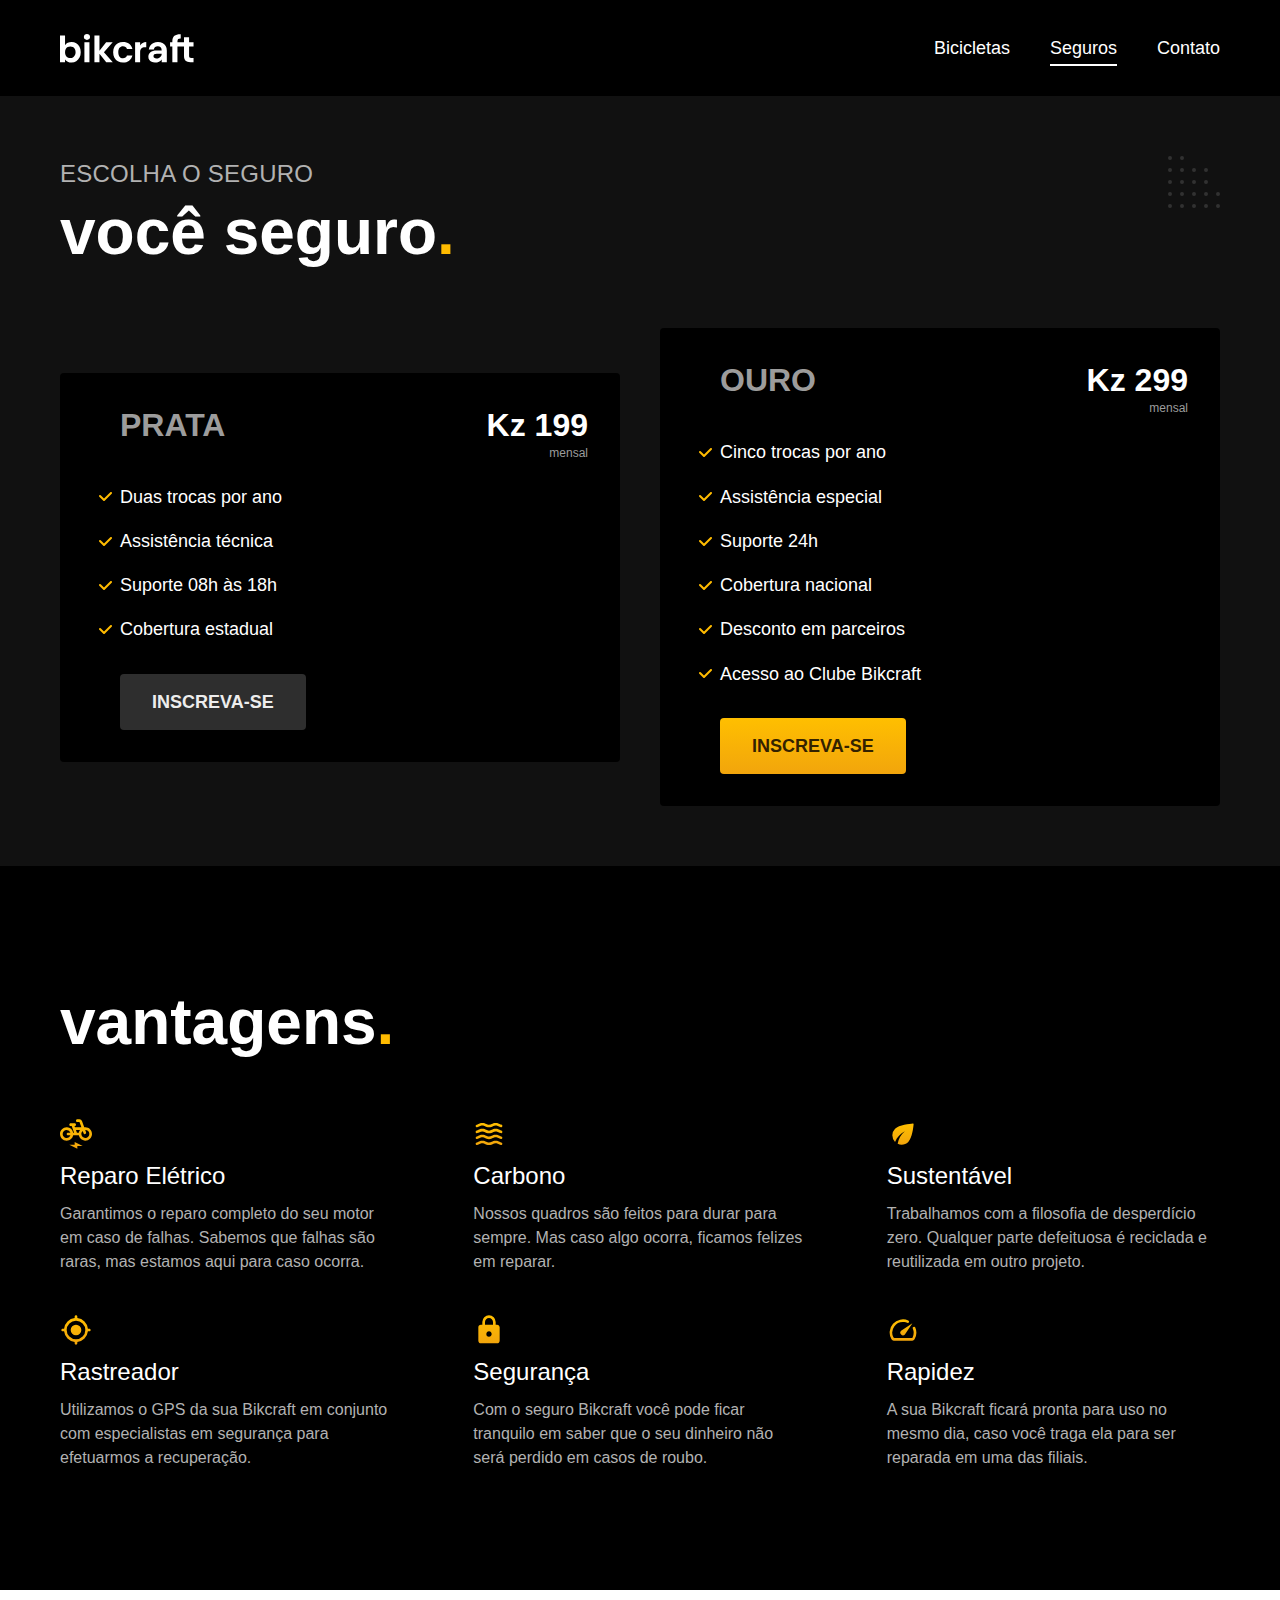
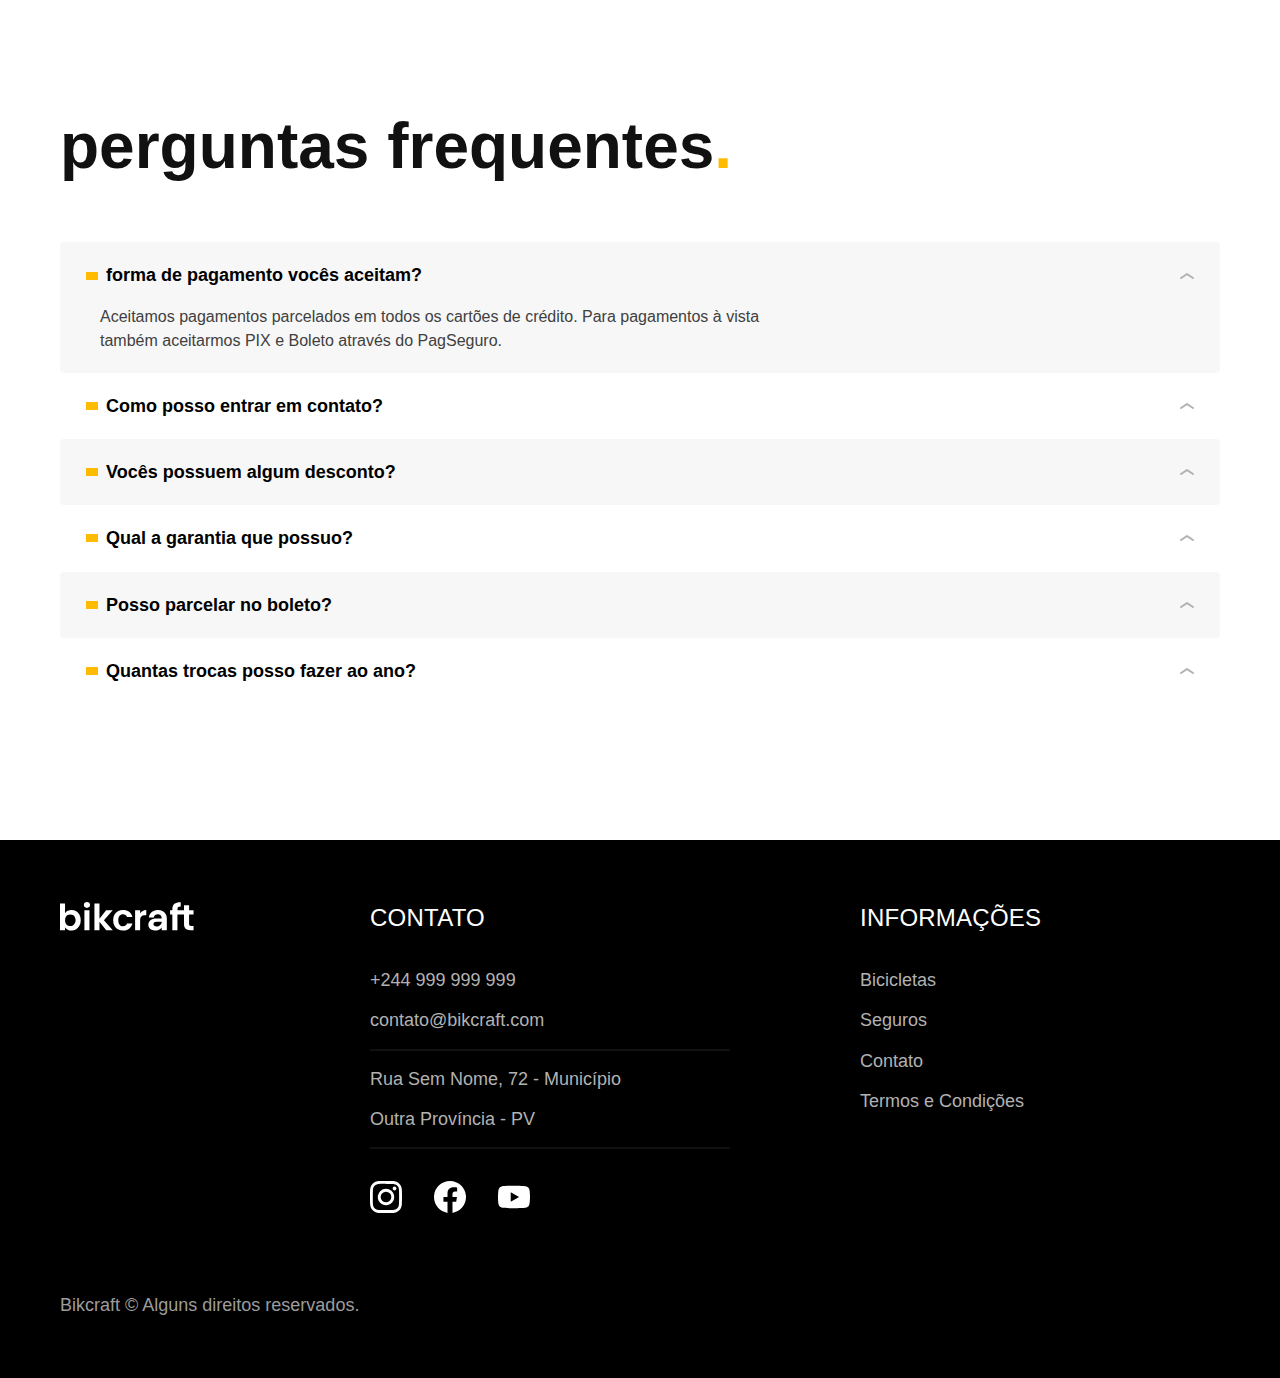
<file: seguros.html>
<!DOCTYPE html>
<html lang="pt-AO">
  <head>
    <meta charset="UTF-8" />
    <meta name="viewport" content="width=device-width, initial-scale=1.0" />
    <title>Seguros | Bikcraft</title>
    <meta name="description" content="Seguros - Bikcraft." />
    <link rel="preload" href="./css/style.css" as="style">
    <link rel="stylesheet" href="./css/style.css" />

    <!-- <link rel="preconnect" href="https://fonts.googleapis.com">
    <link rel="preconnect" href="https://fonts.gstatic.com" crossorigin>
    <link href="https://fonts.googleapis.com/css2?family=Merriweather:ital,wght@1,900&family=Poppins:wght@400;600&family=Roboto:wght@400;500&display=swap" rel="stylesheet"> -->
  </head>

  <body id="seguros">
    <header class="header-bg">
      <div class="container header">
        <a href="./">
          <img src="./img/bikcraft.svg" alt="Bikcraft" />
        </a>

        <nav aria-label="primaria">
          <ul class="header-menu font-1-m cor-0">
            <li><a href="./bicicletas.html">Bicicletas</a></li>
            <li><a href="./seguros.html">Seguros</a></li>
            <li><a href="./contato.html">Contato</a></li>
          </ul>
        </nav>
      </div>
    </header>

    <main class="seguros-bg">
      <div class="titulo-bg">
        <div class="titulo container">
          <p class="font-2-l-b cor-5">Escolha o seguro</p>
          <h1 class="font-1-xxl cor-0">
            você seguro<span class="cor-p1">.</span>
          </h1>
        </div>
      </div>

      <div class="seguros container">
        <div class="seguros-item">
          <h3 class="font-1-xl cor-6">PRATA</h3>
          <span class="font-1-xl cor-0"
            >Kz 199 <span class="font-1-xs cor-6">mensal</span></span
          >
          <ul class="font-2-m cor-0">
            <li>Duas trocas por ano</li>
            <li>Assistência técnica</li>
            <li>Suporte 08h às 18h</li>
            <li>Cobertura estadual</li>
          </ul>
          <a href="./orcamento.html?tipo=seguro&produto=prata" class="botao secundario">Inscreva-se</a>
        </div>
        <div class="seguros-item">
          <h3 class="font-1-xl cor-6">OURO</h3>
          <span class="font-1-xl cor-0"
            >Kz 299 <span class="font-1-xs cor-6">mensal</span></span
          >
          <ul class="font-2-m cor-0">
            <li>Cinco trocas por ano</li>
            <li>Assistência especial</li>
            <li>Suporte 24h</li>
            <li>Cobertura nacional</li>
            <li>Desconto em parceiros</li>
            <li>Acesso ao Clube Bikcraft</li>
          </ul>
          <a href="./orcamento.html?tipo=seguro&produto=ouro" class="botao">Inscreva-se</a>
        </div>
      </div>
    </main>

    <article class="vantagens-bg">
      <div class="vantagens container">
        <h2 class="font-1-xxl cor-0">vantagens<span class="cor-p1">.</span></h2>
        <ul>
          <li>
            <img src="./img/icones/eletrica.svg" alt="">
            <h3 class="font-1-l cor-0">Reparo Elétrico</h3>
            <p class="font-2-s cor-5">Garantimos o reparo completo do seu motor em caso de falhas. Sabemos que falhas são raras, mas estamos aqui para caso ocorra.</p>
          </li>
          <li>
            <img src="./img/icones/carbono.svg" alt="">
            <h3 class="font-1-l cor-0">Carbono</h3>
            <p class="font-2-s cor-5">Nossos quadros são feitos para durar para sempre. Mas caso algo ocorra, ficamos felizes em reparar.</p>
          </li>
          <li>
            <img src="./img/icones/sustentavel.svg" alt="">
            <h3 class="font-1-l cor-0">Sustentável</h3>
            <p class="font-2-s cor-5">Trabalhamos com a filosofia de desperdício zero. Qualquer parte defeituosa é reciclada e reutilizada em outro projeto.</p>
          </li>
          <li>
            <img src="./img/icones/rastreador.svg" alt="">
            <h3 class="font-1-l cor-0">Rastreador</h3>
            <p class="font-2-s cor-5">Utilizamos o GPS da sua Bikcraft em conjunto com especialistas em segurança para efetuarmos a recuperação.</p>
          </li>
          <li>
            <img src="./img/icones/seguro.svg" alt="">
            <h3 class="font-1-l cor-0">Segurança</h3>
            <p class="font-2-s cor-5">Com o seguro Bikcraft você pode ficar tranquilo em saber que o seu dinheiro não será perdido em casos de roubo.</p>
          </li>
          <li>
            <img src="./img/icones/velocidade.svg" alt="">
            <h3 class="font-1-l cor-0">Rapidez</h3>
            <p class="font-2-s cor-5">A sua Bikcraft ficará pronta para uso no mesmo dia, caso você traga ela para ser reparada em uma das filiais.</p>
          </li>
        </ul>
      </div>
    </article>

    <article class="perguntas container">
      <h2 class="font-1-xxl">perguntas frequentes<span class="cor-p1">.</span></h2>

      <dl>
        <div>
          <dt><button class="font-1-m-b" aria-controls="pergunta1" aria-expanded="false">forma de pagamento vocês aceitam?</button></dt>
          <dd id="pergunta1" class="font-2-s cor-9 ativa">Aceitamos pagamentos parcelados em todos os cartões de crédito. Para pagamentos à vista também aceitarmos PIX e Boleto através do PagSeguro.</dd>
        </div>
        <div>
          <dt><button class="font-1-m-b" aria-controls="pergunta2" aria-expanded="false">Como posso entrar em contato?</button></dt>
          <dd id="pergunta2" class="font-2-s cor-9">Aceitamos pagamentos parcelados em todos os cartões de crédito. Para pagamentos à vista também aceitarmos PIX e Boleto através do PagSeguro.</dd>
        </div>
        <div>
          <dt><button class="font-1-m-b" aria-controls="pergunta3" aria-expanded="false">Vocês possuem algum desconto?</button></dt>
          <dd id="pergunta3" class="font-2-s cor-9">Aceitamos pagamentos parcelados em todos os cartões de crédito. Para pagamentos à vista também aceitarmos PIX e Boleto através do PagSeguro.</dd>
        </div>
        <div>
          <dt><button class="font-1-m-b" aria-controls="pergunta4" aria-expanded="false">Qual a garantia que possuo?</button></dt>
          <dd id="pergunta4" class="font-2-s cor-9">Aceitamos pagamentos parcelados em todos os cartões de crédito. Para pagamentos à vista também aceitarmos PIX e Boleto através do PagSeguro.</dd>
        </div>
        <div>
          <dt><button class="font-1-m-b" aria-controls="pergunta5" aria-expanded="false">Posso parcelar no boleto?</button></dt>
          <dd id="pergunta5" class="font-2-s cor-9">Aceitamos pagamentos parcelados em todos os cartões de crédito. Para pagamentos à vista também aceitarmos PIX e Boleto através do PagSeguro.</dd>
        </div>
        <div>
          <dt><button class="font-1-m-b" aria-controls="pergunta6" aria-expanded="false">Quantas trocas posso fazer ao ano?</button></dt>
          <dd id="pergunta6" class="font-2-s cor-9">Aceitamos pagamentos parcelados em todos os cartões de crédito. Para pagamentos à vista também aceitarmos PIX e Boleto através do PagSeguro.</dd>
        </div>
      </dl>
    </article>

    <footer class="footer-bg">
      <div class="footer container">
        <img src="./img/bikcraft.svg" alt="Bikcraft" />
        <div class="footer-contato">
          <h3 class="font-2-l-b cor-0">Contato</h3>
          <ul class="font-2-m cor-5">
            <li><a href="tel:+244999999999">+244 999 999 999</a></li>
            <li>
              <a href="mailto:contato@bikcraft.com">contato@bikcraft.com</a>
            </li>
            <li>Rua Sem Nome, 72 - Município</li>
            <li>Outra Província - PV</li>
          </ul>
          <div class="footer-redes">
            <a href="./">
              <img src="./img/redes/instagram.svg" alt="Instagram" />
            </a>
            <a href="./">
              <img src="./img/redes/facebook.svg" alt="Facebook" />
            </a>
            <a href="./">
              <img src="./img/redes/youtube.svg" alt="YouTube" />
            </a>
          </div>
        </div>
        <div class="footer-informacoes">
          <h3 class="font-2-l-b cor-0">Informações</h3>
          <nav>
            <ul class="font-1-m cor-5">
              <li><a href="./bicicletas.html">Bicicletas</a></li>
              <li><a href="./seguros.html">Seguros</a></li>
              <li><a href="./contato.html">Contato</a></li>
              <li><a href="./termos.html">Termos e Condições</a></li>
            </ul>
          </nav>
        </div>
        <p class="footer-copy font-2-m cor-6">
          Bikcraft © Alguns direitos reservados.
        </p>
      </div>
    </footer>
  <script src="./js/script.js"></script>
  </body>
</html>
</file>
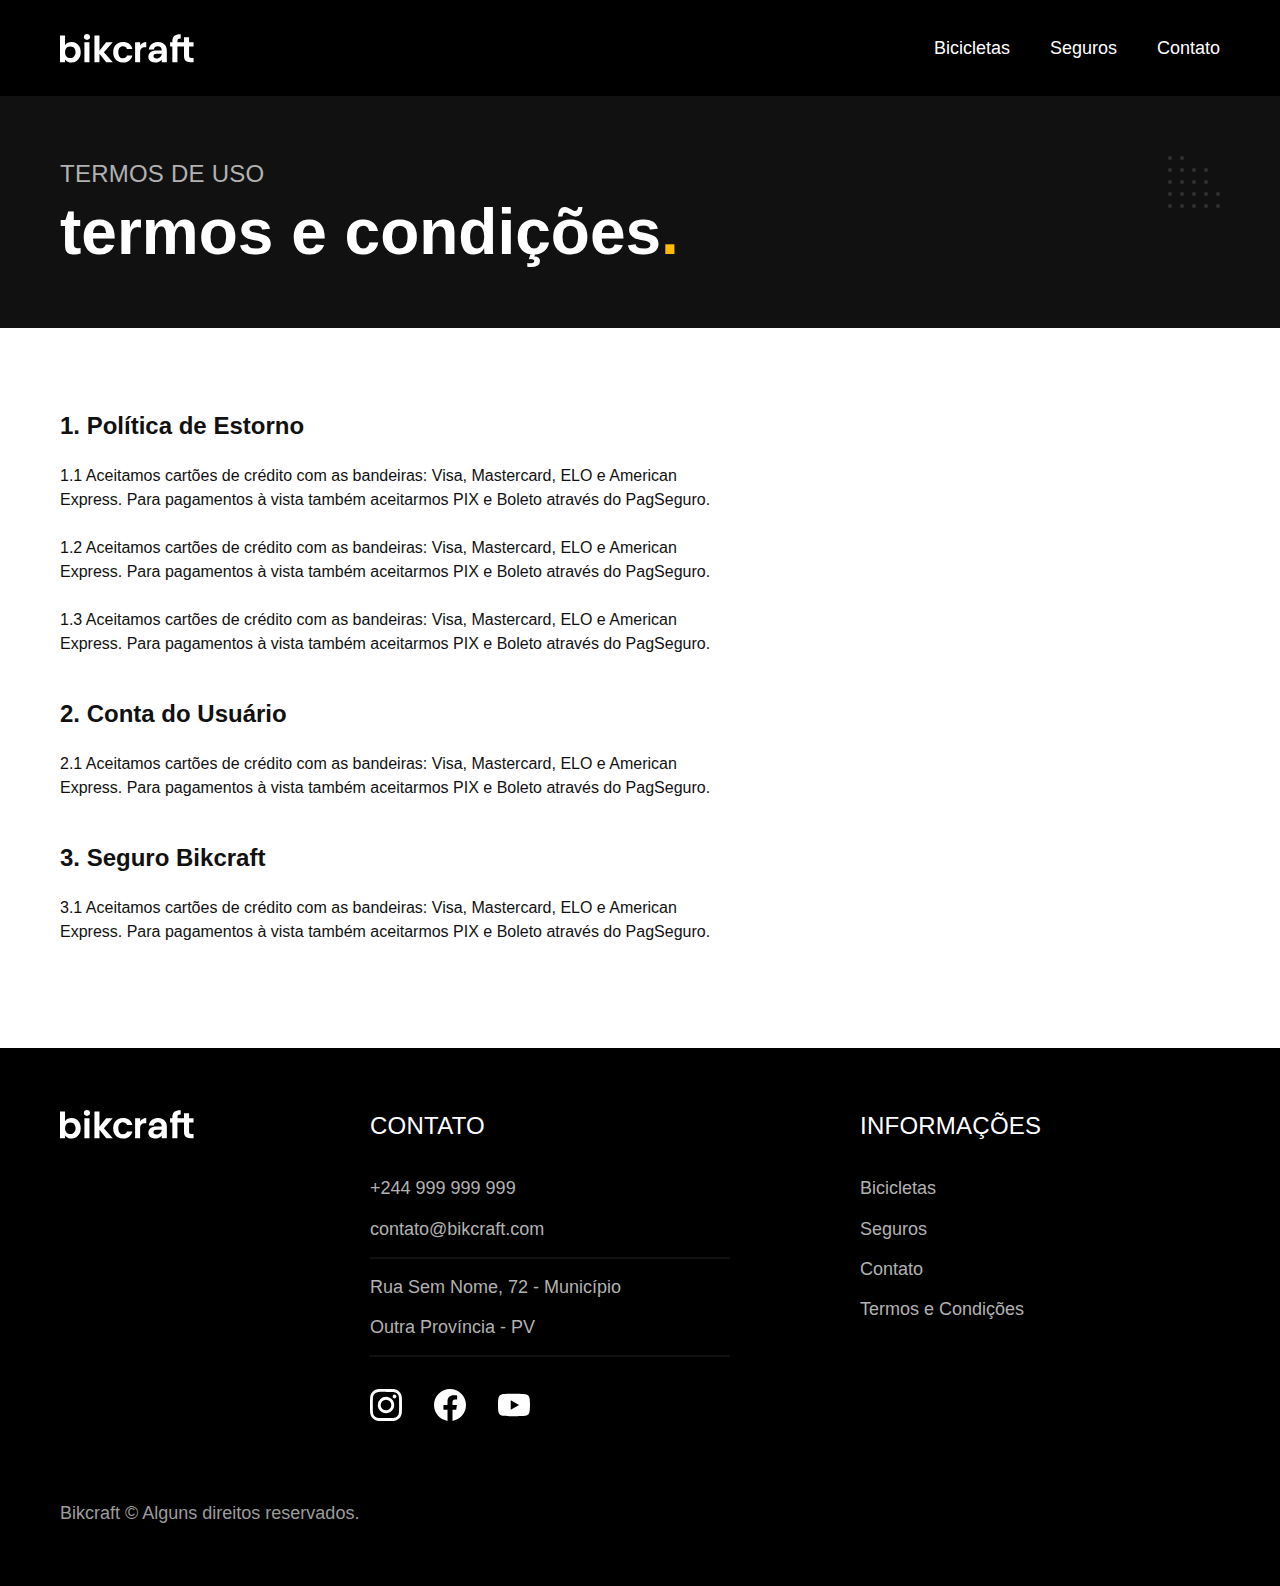
<file: termos.html>
<!DOCTYPE html>
<html lang="pt-AO">
  <head>
    <meta charset="UTF-8" />
    <meta name="viewport" content="width=device-width, initial-scale=1.0" />
    <title>Termos e Condições | Bikcraft</title>
    <meta
      name="description"
      content="Termos e Condições - Bikcraft."
    />
    <link rel="preload" href="./css/style.css" as="style">
    <link rel="stylesheet" href="./css/style.css" />

    <!-- <link rel="preconnect" href="https://fonts.googleapis.com">
    <link rel="preconnect" href="https://fonts.gstatic.com" crossorigin>
    <link href="https://fonts.googleapis.com/css2?family=Merriweather:ital,wght@1,900&family=Poppins:wght@400;600&family=Roboto:wght@400;500&display=swap" rel="stylesheet"> -->
  </head>

  <body id="termos">
    <header class="header-bg">
      <div class="container header">
        <a href="./">
          <img src="./img/bikcraft.svg" alt="Bikcraft" />
        </a>

        <nav aria-label="primaria">
          <ul class="header-menu font-1-m cor-0">
            <li><a href="./bicicletas.html">Bicicletas</a></li>
            <li><a href="./seguros.html">Seguros</a></li>
            <li><a href="./contato.html">Contato</a></li>
          </ul>
        </nav>
      </div>
    </header>

    <main>
      <div class="titulo-bg">
        <div class="titulo container">
          <p class="font-2-l-b cor-5">Termos de uso</p>
          <h1 class="font-1-xxl cor-0">termos e condições<span class="cor-p1">.</span></h1>
        </div>
      </div>

      <div class="termos font-2-s container">
        <h2 class="font-1-l cor-11">1. Política de Estorno</h2>
        <p>1.1 Aceitamos cartões de crédito com as bandeiras: Visa, Mastercard, ELO e American Express. Para pagamentos à vista também aceitarmos PIX e Boleto através do PagSeguro.</p>
        <p>1.2 Aceitamos cartões de crédito com as bandeiras: Visa, Mastercard, ELO e American Express. Para pagamentos à vista também aceitarmos PIX e Boleto através do PagSeguro.</p>
        <p>1.3 Aceitamos cartões de crédito com as bandeiras: Visa, Mastercard, ELO e American Express. Para pagamentos à vista também aceitarmos PIX e Boleto através do PagSeguro.</p>
        <h2 class="font-1-l cor-11">2. Conta do Usuário</h2>
        <p>2.1 Aceitamos cartões de crédito com as bandeiras: Visa, Mastercard, ELO e American Express. Para pagamentos à vista também aceitarmos PIX e Boleto através do PagSeguro.</p>
        <h2 class="font-1-l cor-11">3. Seguro Bikcraft</h2>
        <p>3.1 Aceitamos cartões de crédito com as bandeiras: Visa, Mastercard, ELO e American Express. Para pagamentos à vista também aceitarmos PIX e Boleto através do PagSeguro.</p>
      </div>
    </main>

    <footer class="footer-bg">
      <div class="footer container">
        <img src="./img/bikcraft.svg" alt="Bikcraft">
        <div class="footer-contato">
          <h3 class="font-2-l-b cor-0">Contato</h3>
          <ul class="font-2-m cor-5">
            <li><a href="tel:+244999999999">+244 999 999 999</a></li>
            <li><a href="mailto:contato@bikcraft.com">contato@bikcraft.com</a></li>
            <li>Rua Sem Nome, 72 - Município</li>
            <li>Outra Província - PV</li>
          </ul>
          <div class="footer-redes">
            <a href="./">
              <img src="./img/redes/instagram.svg" alt="Instagram">
            </a>
            <a href="./">
              <img src="./img/redes/facebook.svg" alt="Facebook">
            </a>
            <a href="./">
              <img src="./img/redes/youtube.svg" alt="YouTube">
            </a>
          </div>
        </div>
        <div class="footer-informacoes">
          <h3 class="font-2-l-b cor-0">Informações</h3>
          <nav>
            <ul class="font-1-m cor-5">
              <li><a href="./bicicletas.html">Bicicletas</a></li>
              <li><a href="./seguros.html">Seguros</a></li>
              <li><a href="./contato.html">Contato</a></li>
              <li><a href="./termos.html">Termos e Condições</a></li>
            </ul>
          </nav>
        </div>
        <p class="footer-copy font-2-m cor-6">Bikcraft © Alguns direitos reservados.</p>
      </div>
    </footer>
  <script src="./js/script.js"></script>
  </body>
</html>
</file>
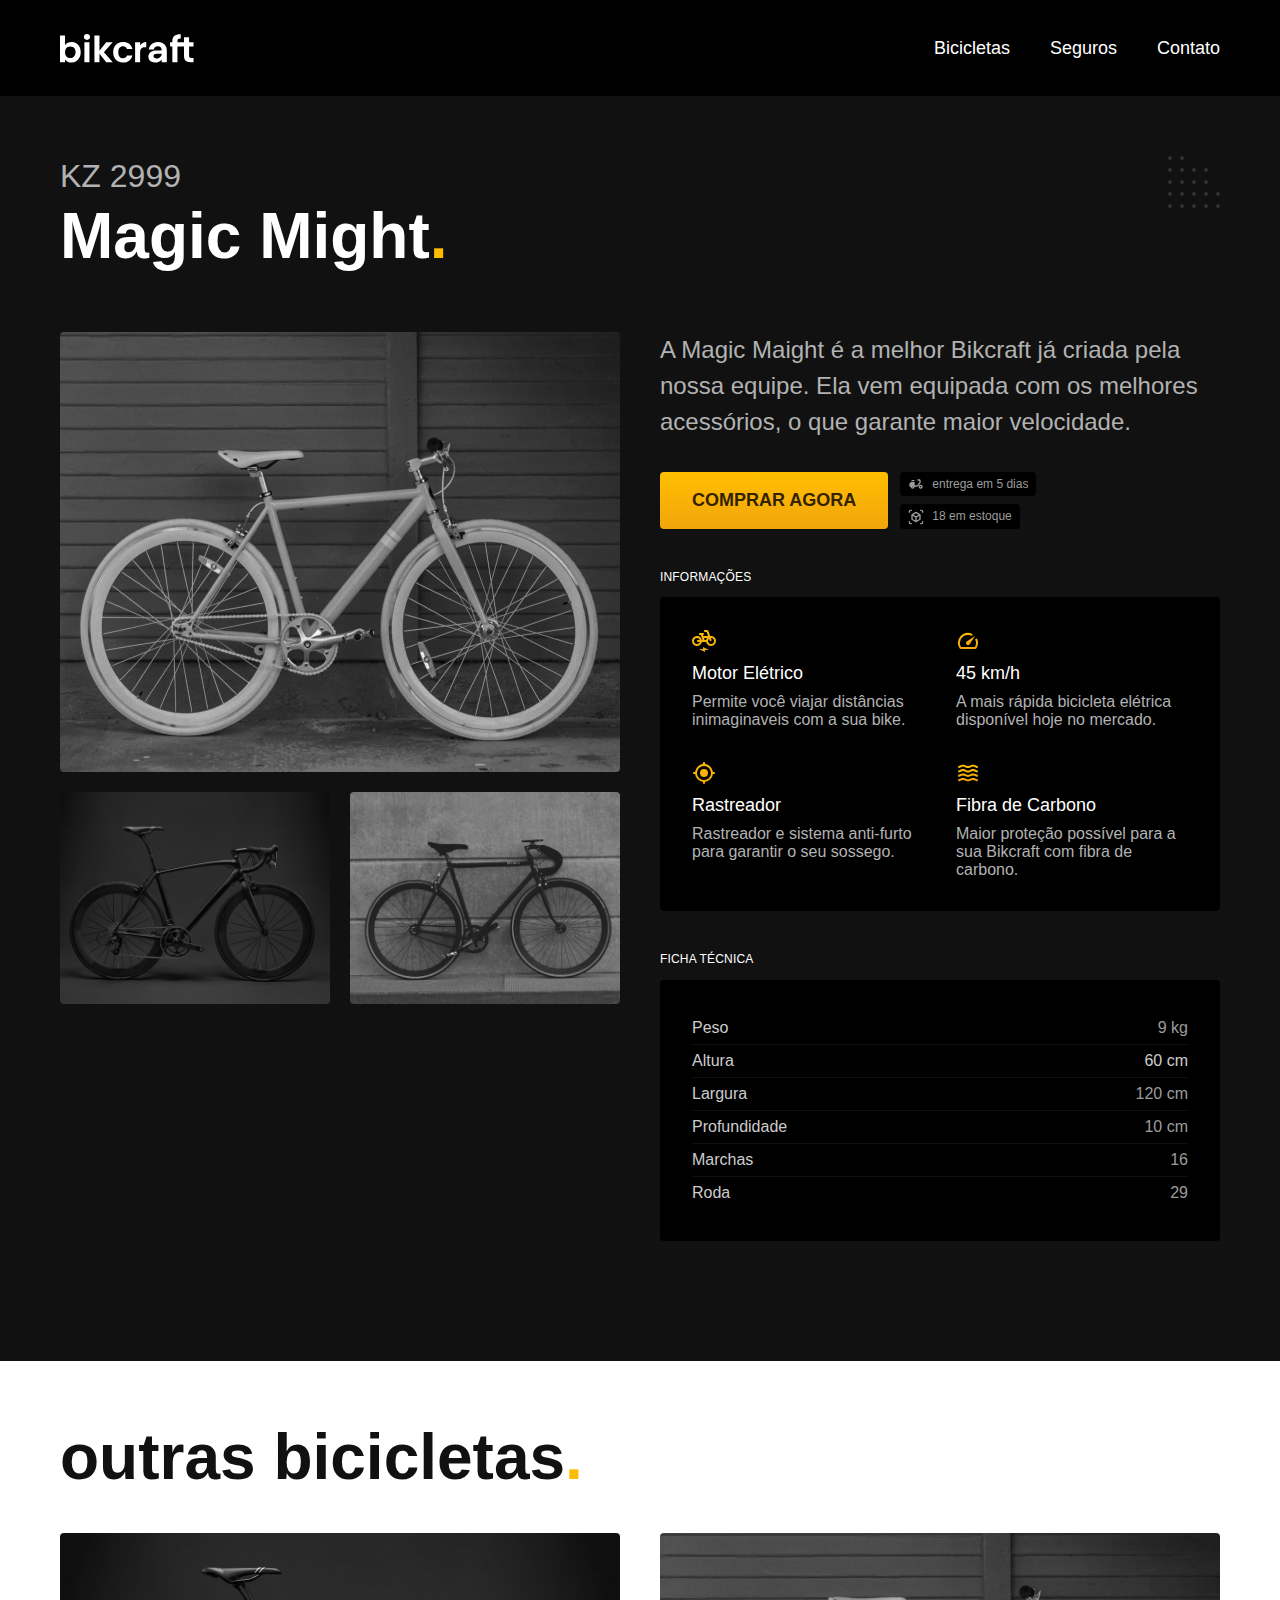
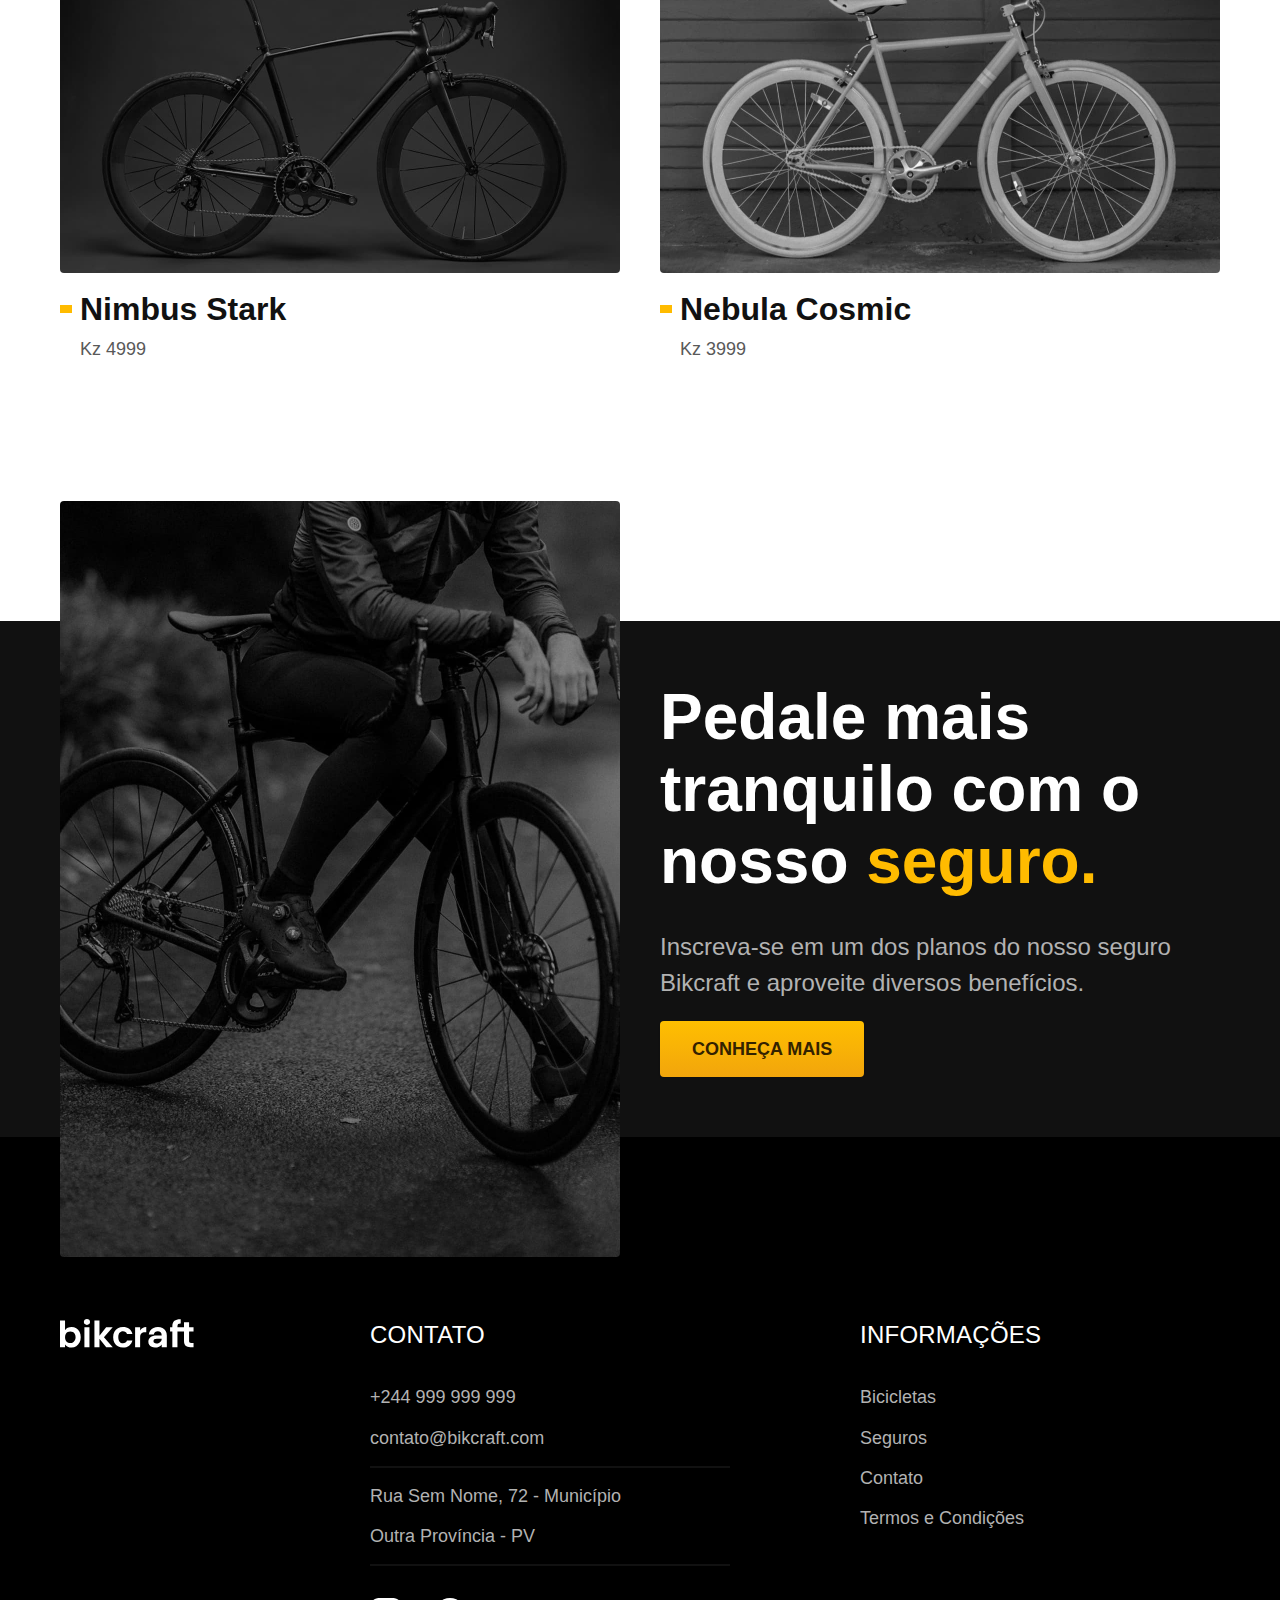
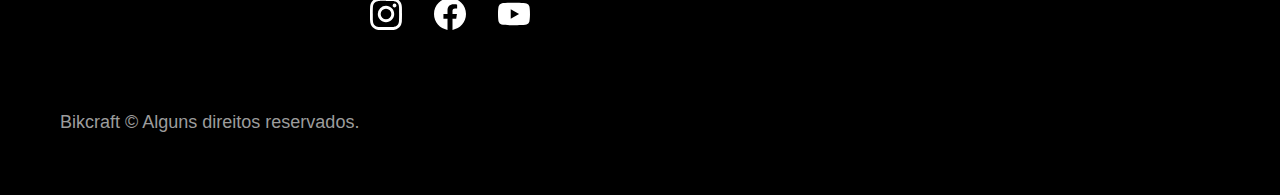
<file: bicicletas/magic.html>
<!DOCTYPE html>
<html lang="pt-AO">
  <head>
    <meta charset="UTF-8" />
    <meta name="viewport" content="width=device-width, initial-scale=1.0" />
    <title>Magic Might | Bikcraft</title>
    <meta name="description" content="Magic Might - Bikcraft." />
    <link rel="stylesheet" href="../css/style.css" />

    <!-- <link rel="preconnect" href="https://fonts.googleapis.com">
    <link rel="preconnect" href="https://fonts.gstatic.com" crossorigin>
    <link href="https://fonts.googleapis.com/css2?family=Merriweather:ital,wght@1,900&family=Poppins:wght@400;600&family=Roboto:wght@400;500&display=swap" rel="stylesheet"> -->
  </head>

  <body id="bicicleta">
    <header class="header-bg">
      <div class="container header">
        <a href="../">
          <img src="../img/bikcraft.svg" alt="Bikcraft" />
        </a>

        <nav aria-label="primaria">
          <ul class="header-menu font-1-m cor-0">
            <li><a href="../bicicletas.html">Bicicletas</a></li>
            <li><a href="../seguros.html">Seguros</a></li>
            <li><a href="../contato.html">Contato</a></li>
          </ul>
        </nav>
      </div>
    </header>

    <main class="titulo-bg">
      <div>
        <div class="titulo container">
          <p class="font-2-xl cor-5">Kz 2999</p>
          <h1 class="font-1-xxl cor-0">
            Magic Might<span class="cor-p1">.</span>
          </h1>
        </div>
      </div>
      <div class="bicicleta container">
        <div class="bicicleta-imagens">
          <img src="../img/bicicleta/nimbus3.jpg" alt="Bicicleta 1" />
          <img src="../img/bicicleta/nimbus1.jpg" alt="Bicicleta 2" />
          <img src="../img/bicicleta/nimbus2.jpg" alt="Bicicleta 3" /> 
        </div>
        <div class="bicicleta-conteudo">
          <p class="font-2-l cor-5">
            A Magic Maight é a melhor Bikcraft já criada pela nossa equipe. Ela
            vem equipada com os melhores acessórios, o que garante maior
            velocidade.
          </p>
          <div class="bicicleta-comprar">
            <a class="botao" href="../orcamento.html?tipo=bikcraft&produto=magic">Comprar Agora</a>
            <span class="font-1-xs cor-6"
              ><img src="../img/icones/entrega.svg" alt="" /> entrega em 5
              dias</span
            >
            <span class="font-1-xs cor-6"
              ><img src="../img/icones/estoque.svg" alt="" /> 18 em
              estoque</span
            >
          </div>

          <h2 class="font-1-xs cor-0">Informações</h2>
          <ul class="bicicleta-informacoes">
            <li>
              <img src="../img/icones/eletrica.svg" alt="" />
              <h3 class="font-1-m cor-0">Motor Elétrico</h3>
              <p class="font-2-xs cor-5">
                Permite você viajar distâncias inimaginaveis com a sua bike.
              </p>
            </li>
            <li>
              <img src="../img/icones/velocidade.svg" alt="" />
              <h3 class="font-1-m cor-0">45 km/h</h3>
              <p class="font-2-xs cor-5">
                A mais rápida bicicleta elétrica disponível hoje no mercado.
              </p>
            </li>
            <li>
              <img src="../img/icones/rastreador.svg" alt="" />
              <h3 class="font-1-m cor-0">Rastreador</h3>
              <p class="font-2-xs cor-5">
                Rastreador e sistema anti-furto para garantir o seu sossego.
              </p>
            </li>
            <li>
              <img src="../img/icones/carbono.svg" alt="" />
              <h3 class="font-1-m cor-0">Fibra de Carbono</h3>
              <p class="font-2-xs cor-5">
                Maior proteção possível para a sua Bikcraft com fibra de
                carbono.
              </p>
            </li>
          </ul>
          <h2 class="font-1-xs cor-0">Ficha Técnica</h2>
          <ul class="bicicleta-ficha font-2-s cor-4">
            <li>Peso <span>9 kg</span></li>
            <li>Altura <span></span>60 cm</li>
            <li>Largura <span>120 cm</span></li>
            <li>Profundidade <span>10 cm</span></li>
            <li>Marchas <span>16</span></li>
            <li>Roda <span>29</span></li>
          </ul>
        </div>
      </div>
    </main>

    <article class="bicicletas-lista container">
      <h2 class="font-1-xxl">outras bicicletas<span class="cor-p1">.</span></h2>

      <ul>
        <li>
          <a href="./nimbus.html">
            <img src="../img/bicicletas/nimbus.jpg" alt="Bicicleta preta">
            <h3 class="font-1-xl">Nimbus Stark</h3>
            <span class="font-2-m cor-8">Kz 4999</span>
          </a>
        </li>
        <li>
          <a href="./nebula.html">
            <img src="../img/bicicletas/nebula.jpg" alt="Bicicleta cinza">
            <h3 class="font-1-xl">Nebula Cosmic</h3>
            <span class="font-2-m cor-8">Kz 3999</span>
          </a>
        </li>
      </ul>
    </article>

    <article class="seguro-bg">
      <div class="seguro container">
        <div class="seguro-imagem">
          <img src="../img/fotos/seguros.jpg" alt="Pessoa parada em cima de uma bicraft.">
        </div>
        <div class="seguro-conteudo">
          <h2 class="font-1-xxl cor-0">Pedale mais tranquilo com o nosso <span class="cor-p1">seguro.</span></h2>
          <p class="font-2-l cor-5">Inscreva-se em um dos planos do nosso seguro Bikcraft e aproveite diversos benefícios.</p>
          <a href="../seguros.html" class="botao">Conheça Mais</a>
        </div>
      </div>
    </article>

    <footer class="footer-bg">
      <div class="footer container">
        <img src="../img/bikcraft.svg" alt="Bikcraft" />
        <div class="footer-contato">
          <h3 class="font-2-l-b cor-0">Contato</h3>
          <ul class="font-2-m cor-5">
            <li><a href="tel:+244999999999">+244 999 999 999</a></li>
            <li>
              <a href="mailto:contato@bikcraft.com">contato@bikcraft.com</a>
            </li>
            <li>Rua Sem Nome, 72 - Município</li>
            <li>Outra Província - PV</li>
          </ul>
          <div class="footer-redes">
            <a href="../">
              <img src="../img/redes/instagram.svg" alt="Instagram" />
            </a>
            <a href="../">
              <img src="../img/redes/facebook.svg" alt="Facebook" />
            </a>
            <a href="../">
              <img src="../img/redes/youtube.svg" alt="YouTube" />
            </a>
          </div>
        </div>
        <div class="footer-informacoes">
          <h3 class="font-2-l-b cor-0">Informações</h3>
          <nav>
            <ul class="font-1-m cor-5">
              <li><a href="../bicicletas.html">Bicicletas</a></li>
              <li><a href="../seguros.html">Seguros</a></li>
              <li><a href="../contato.html">Contato</a></li>
              <li><a href="../termos.html">Termos e Condições</a></li>
            </ul>
          </nav>
        </div>
        <p class="footer-copy font-2-m cor-6">
          Bikcraft © Alguns direitos reservados.
        </p>
      </div>
    </footer>
  <script src="../js/script.js"></script>
  </body>
</html>
</file>
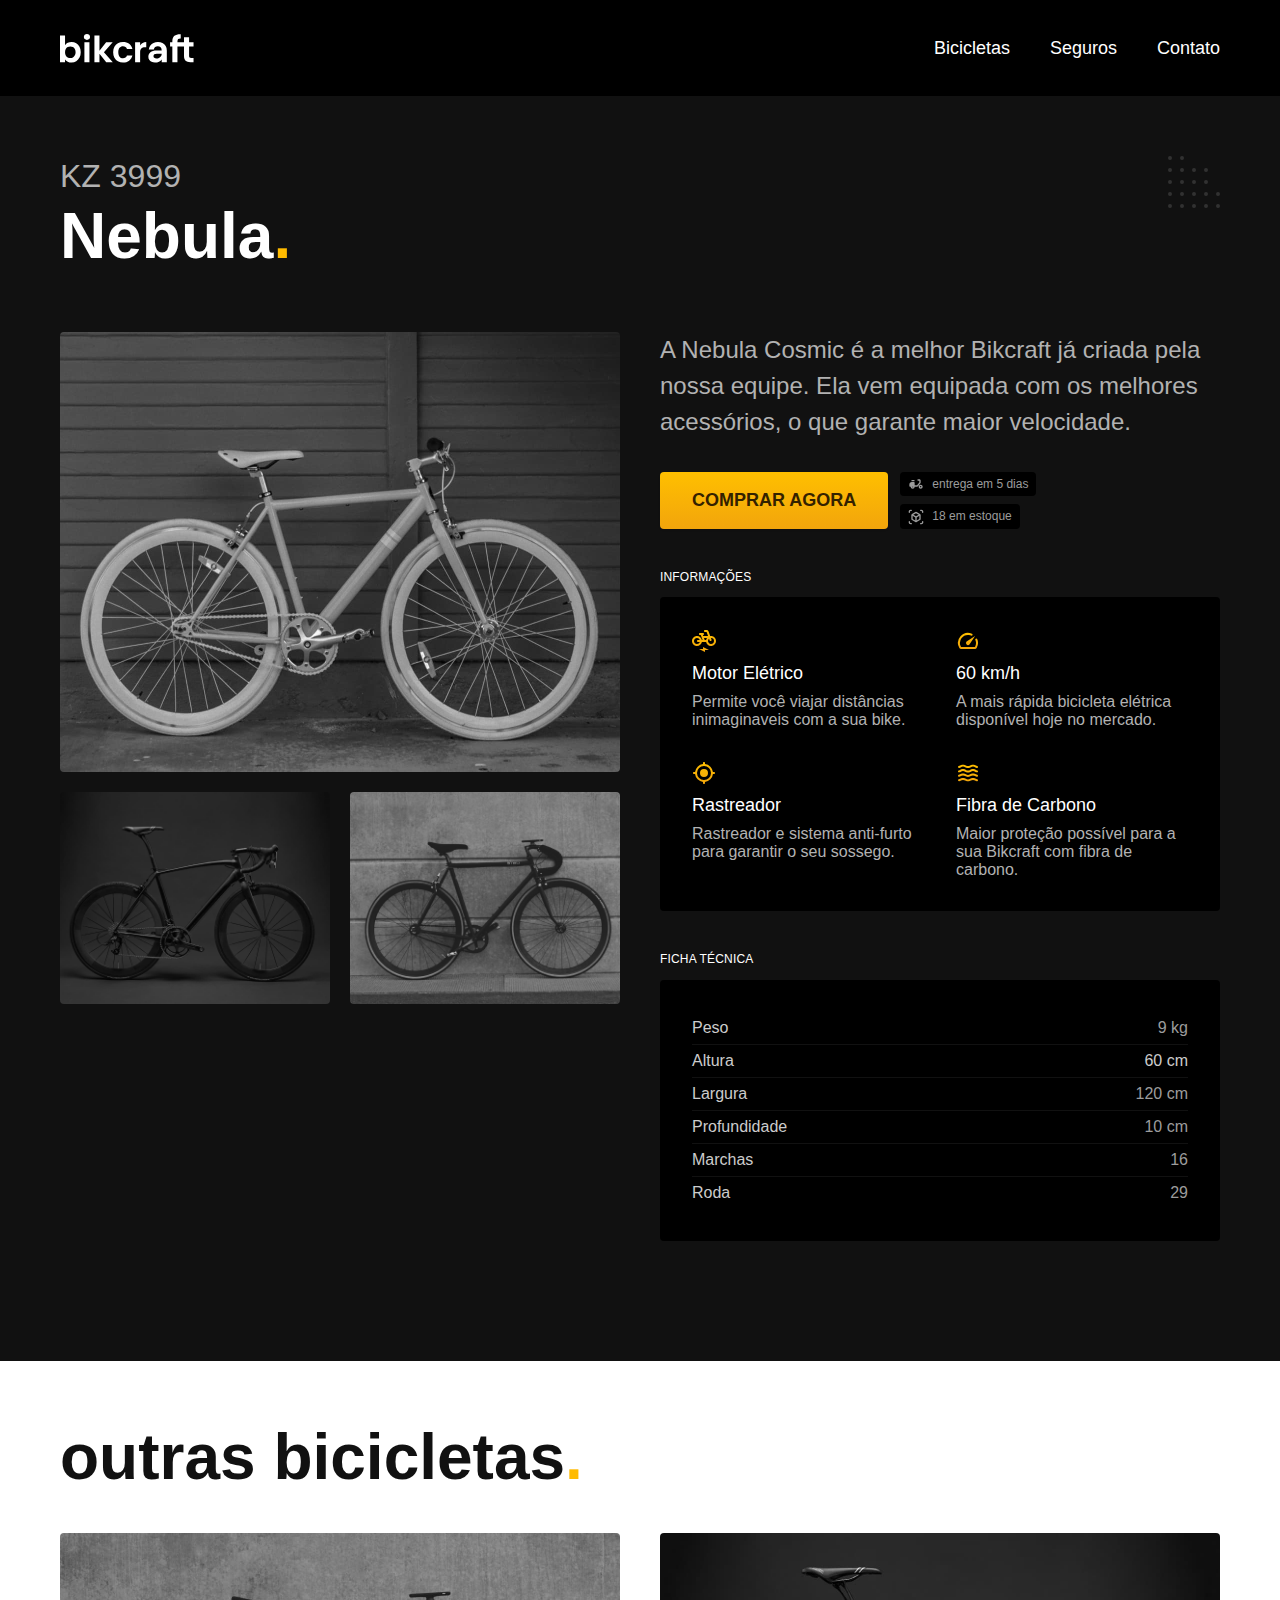
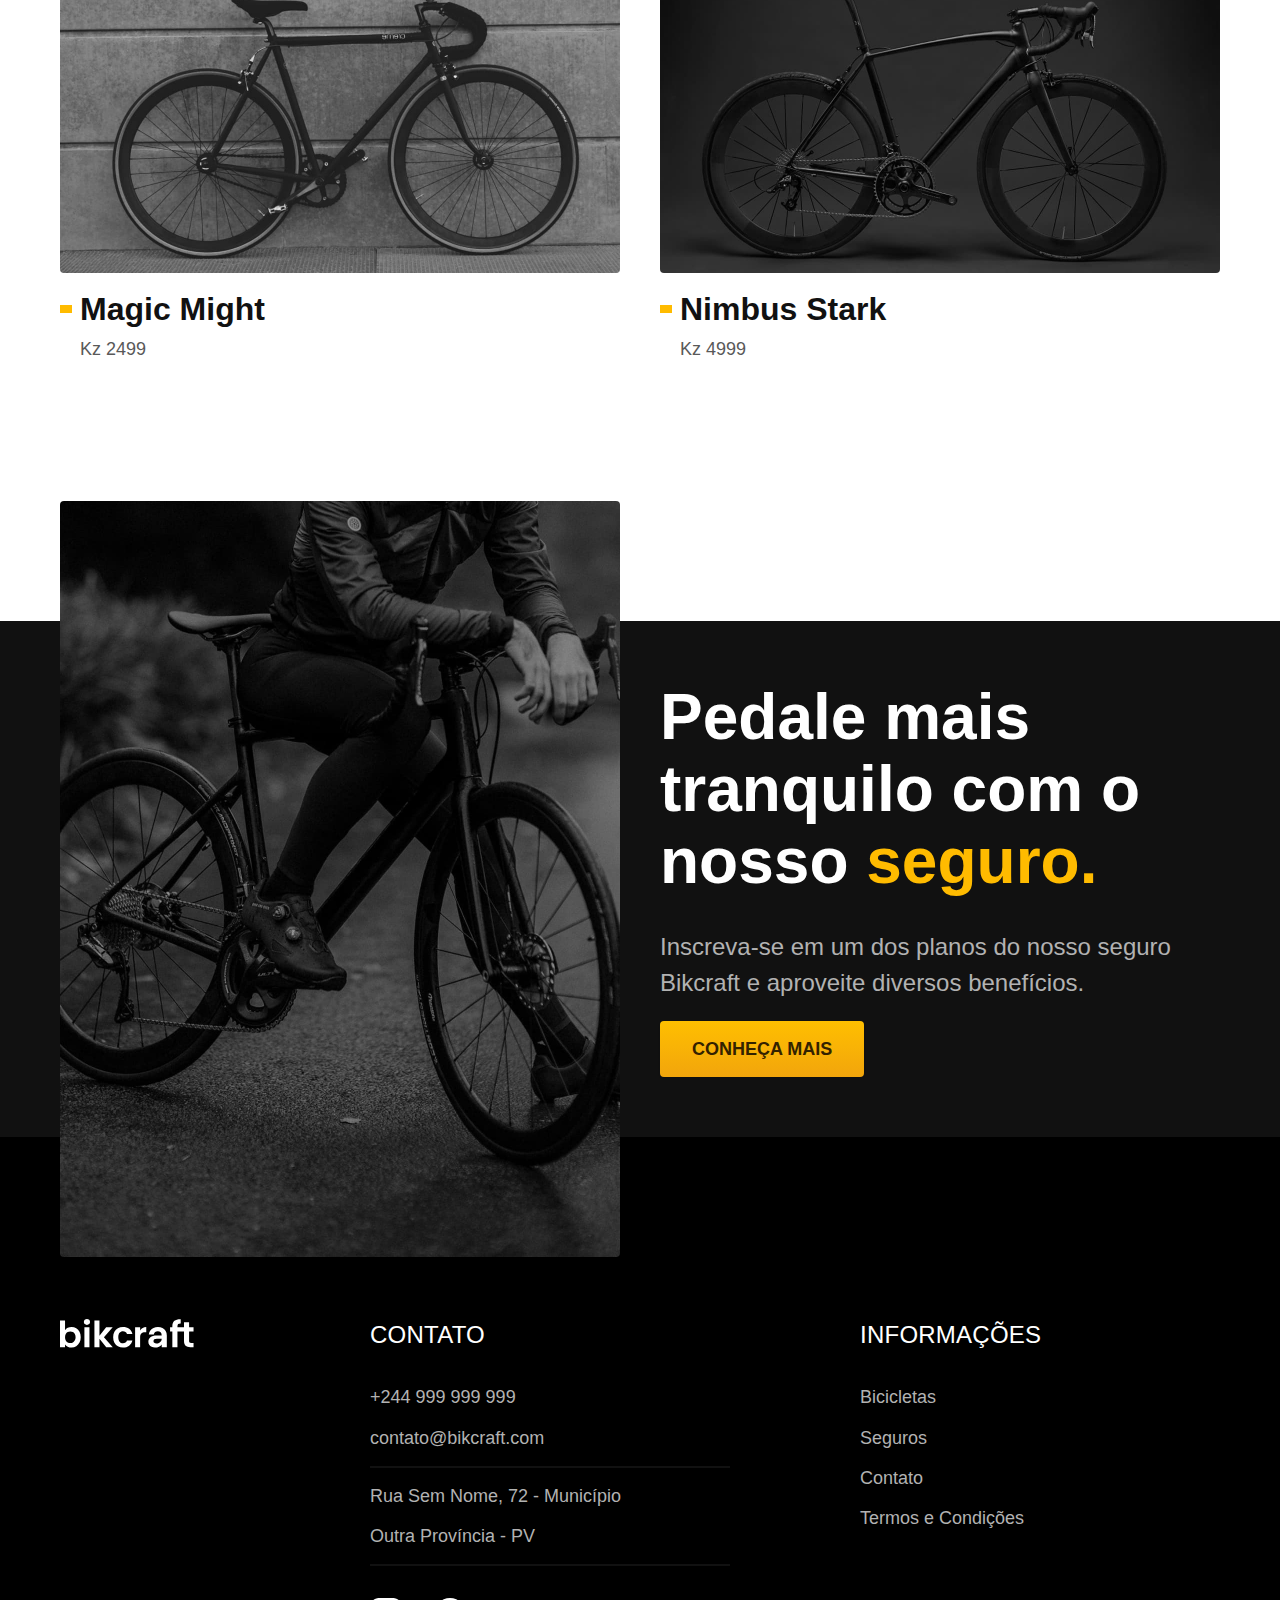
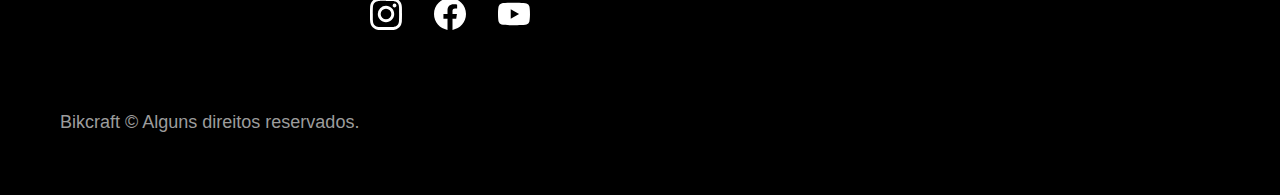
<file: bicicletas/nebula.html>
<!DOCTYPE html>
<html lang="pt-AO">
  <head>
    <meta charset="UTF-8" />
    <meta name="viewport" content="width=device-width, initial-scale=1.0" />
    <title>Nebula Cosmic | Bikcraft</title>
    <meta name="description" content="Nebula Cosmic - Bikcraft." />
    <link rel="stylesheet" href="../css/style.css" />

    <!-- <link rel="preconnect" href="https://fonts.googleapis.com">
    <link rel="preconnect" href="https://fonts.gstatic.com" crossorigin>
    <link href="https://fonts.googleapis.com/css2?family=Merriweather:ital,wght@1,900&family=Poppins:wght@400;600&family=Roboto:wght@400;500&display=swap" rel="stylesheet"> -->
  </head>

  <body id="bicicleta">
    <header class="header-bg">
      <div class="container header">
        <a href="../">
          <img src="../img/bikcraft.svg" alt="Bikcraft" />
        </a>

        <nav aria-label="primaria">
          <ul class="header-menu font-1-m cor-0">
            <li><a href="../bicicletas.html">Bicicletas</a></li>
            <li><a href="../seguros.html">Seguros</a></li>
            <li><a href="../contato.html">Contato</a></li>
          </ul>
        </nav>
      </div>
    </header>

    <main class="titulo-bg">
      <div>
        <div class="titulo container">
          <p class="font-2-xl cor-5">Kz 3999</p>
          <h1 class="font-1-xxl cor-0">
            Nebula<span class="cor-p1">.</span>
          </h1>
        </div>
      </div>
      <div class="bicicleta container">
        <div class="bicicleta-imagens">
          <img src="../img/bicicleta/nimbus3.jpg" alt="Bicicleta 1" />
          <img src="../img/bicicleta/nimbus1.jpg" alt="Bicicleta 2" />
          <img src="../img/bicicleta/nimbus2.jpg" alt="Bicicleta 3" />          
        </div>
        <div class="bicicleta-conteudo">
          <p class="font-2-l cor-5">
            A Nebula Cosmic é a melhor Bikcraft já criada pela nossa equipe. Ela
            vem equipada com os melhores acessórios, o que garante maior
            velocidade.
          </p>
          <div class="bicicleta-comprar">
            <a class="botao" href="../orcamento.html?tipo=bikcraft&produto=nebula">Comprar Agora</a>
            <span class="font-1-xs cor-6"
              ><img src="../img/icones/entrega.svg" alt="" /> entrega em 5
              dias</span
            >
            <span class="font-1-xs cor-6"
              ><img src="../img/icones/estoque.svg" alt="" /> 18 em
              estoque</span
            >
          </div>

          <h2 class="font-1-xs cor-0">Informações</h2>
          <ul class="bicicleta-informacoes">
            <li>
              <img src="../img/icones/eletrica.svg" alt="" />
              <h3 class="font-1-m cor-0">Motor Elétrico</h3>
              <p class="font-2-xs cor-5">
                Permite você viajar distâncias inimaginaveis com a sua bike.
              </p>
            </li>
            <li>
              <img src="../img/icones/velocidade.svg" alt="" />
              <h3 class="font-1-m cor-0">60 km/h</h3>
              <p class="font-2-xs cor-5">
                A mais rápida bicicleta elétrica disponível hoje no mercado.
              </p>
            </li>
            <li>
              <img src="../img/icones/rastreador.svg" alt="" />
              <h3 class="font-1-m cor-0">Rastreador</h3>
              <p class="font-2-xs cor-5">
                Rastreador e sistema anti-furto para garantir o seu sossego.
              </p>
            </li>
            <li>
              <img src="../img/icones/carbono.svg" alt="" />
              <h3 class="font-1-m cor-0">Fibra de Carbono</h3>
              <p class="font-2-xs cor-5">
                Maior proteção possível para a sua Bikcraft com fibra de
                carbono.
              </p>
            </li>
          </ul>
          <h2 class="font-1-xs cor-0">Ficha Técnica</h2>
          <ul class="bicicleta-ficha font-2-s cor-4">
            <li>Peso <span>9 kg</span></li>
            <li>Altura <span></span>60 cm</li>
            <li>Largura <span>120 cm</span></li>
            <li>Profundidade <span>10 cm</span></li>
            <li>Marchas <span>16</span></li>
            <li>Roda <span>29</span></li>
          </ul>
        </div>
      </div>
    </main>

    <article class="bicicletas-lista container">
      <h2 class="font-1-xxl">outras bicicletas<span class="cor-p1">.</span></h2>

      <ul>
        <li>
          <a href="./magic.html">
            <img src="../img/bicicletas/magic.jpg" alt="Bicicleta preta">
            <h3 class="font-1-xl">Magic Might</h3>
            <span class="font-2-m cor-8">Kz 2499</span>
          </a>
        </li>
        <li>
          <a href="./nimbus.html">
            <img src="../img/bicicletas/nimbus.jpg" alt="Bicicleta cinza">
            <h3 class="font-1-xl">Nimbus Stark</h3>
            <span class="font-2-m cor-8">Kz 4999</span>
          </a>
        </li>
      </ul>
    </article>

    <article class="seguro-bg">
      <div class="seguro container">
        <div class="seguro-imagem">
          <img src="../img/fotos/seguros.jpg" alt="Pessoa parada em cima de uma bicraft.">
        </div>
        <div class="seguro-conteudo">
          <h2 class="font-1-xxl cor-0">Pedale mais tranquilo com o nosso <span class="cor-p1">seguro.</span></h2>
          <p class="font-2-l cor-5">Inscreva-se em um dos planos do nosso seguro Bikcraft e aproveite diversos benefícios.</p>
          <a href="../seguros.html" class="botao">Conheça Mais</a>
        </div>
      </div>
    </article>

    <footer class="footer-bg">
      <div class="footer container">
        <img src="../img/bikcraft.svg" alt="Bikcraft" />
        <div class="footer-contato">
          <h3 class="font-2-l-b cor-0">Contato</h3>
          <ul class="font-2-m cor-5">
            <li><a href="tel:+244999999999">+244 999 999 999</a></li>
            <li>
              <a href="mailto:contato@bikcraft.com">contato@bikcraft.com</a>
            </li>
            <li>Rua Sem Nome, 72 - Município</li>
            <li>Outra Província - PV</li>
          </ul>
          <div class="footer-redes">
            <a href="../">
              <img src="../img/redes/instagram.svg" alt="Instagram" />
            </a>
            <a href="../">
              <img src="../img/redes/facebook.svg" alt="Facebook" />
            </a>
            <a href="../">
              <img src="../img/redes/youtube.svg" alt="YouTube" />
            </a>
          </div>
        </div>
        <div class="footer-informacoes">
          <h3 class="font-2-l-b cor-0">Informações</h3>
          <nav>
            <ul class="font-1-m cor-5">
              <li><a href="../bicicletas.html">Bicicletas</a></li>
              <li><a href="../seguros.html">Seguros</a></li>
              <li><a href="../contato.html">Contato</a></li>
              <li><a href="../termos.html">Termos e Condições</a></li>
            </ul>
          </nav>
        </div>
        <p class="footer-copy font-2-m cor-6">
          Bikcraft © Alguns direitos reservados.
        </p>
      </div>
    </footer>
  <script src="../js/script.js"></script>
  </body>
</html>
</file>
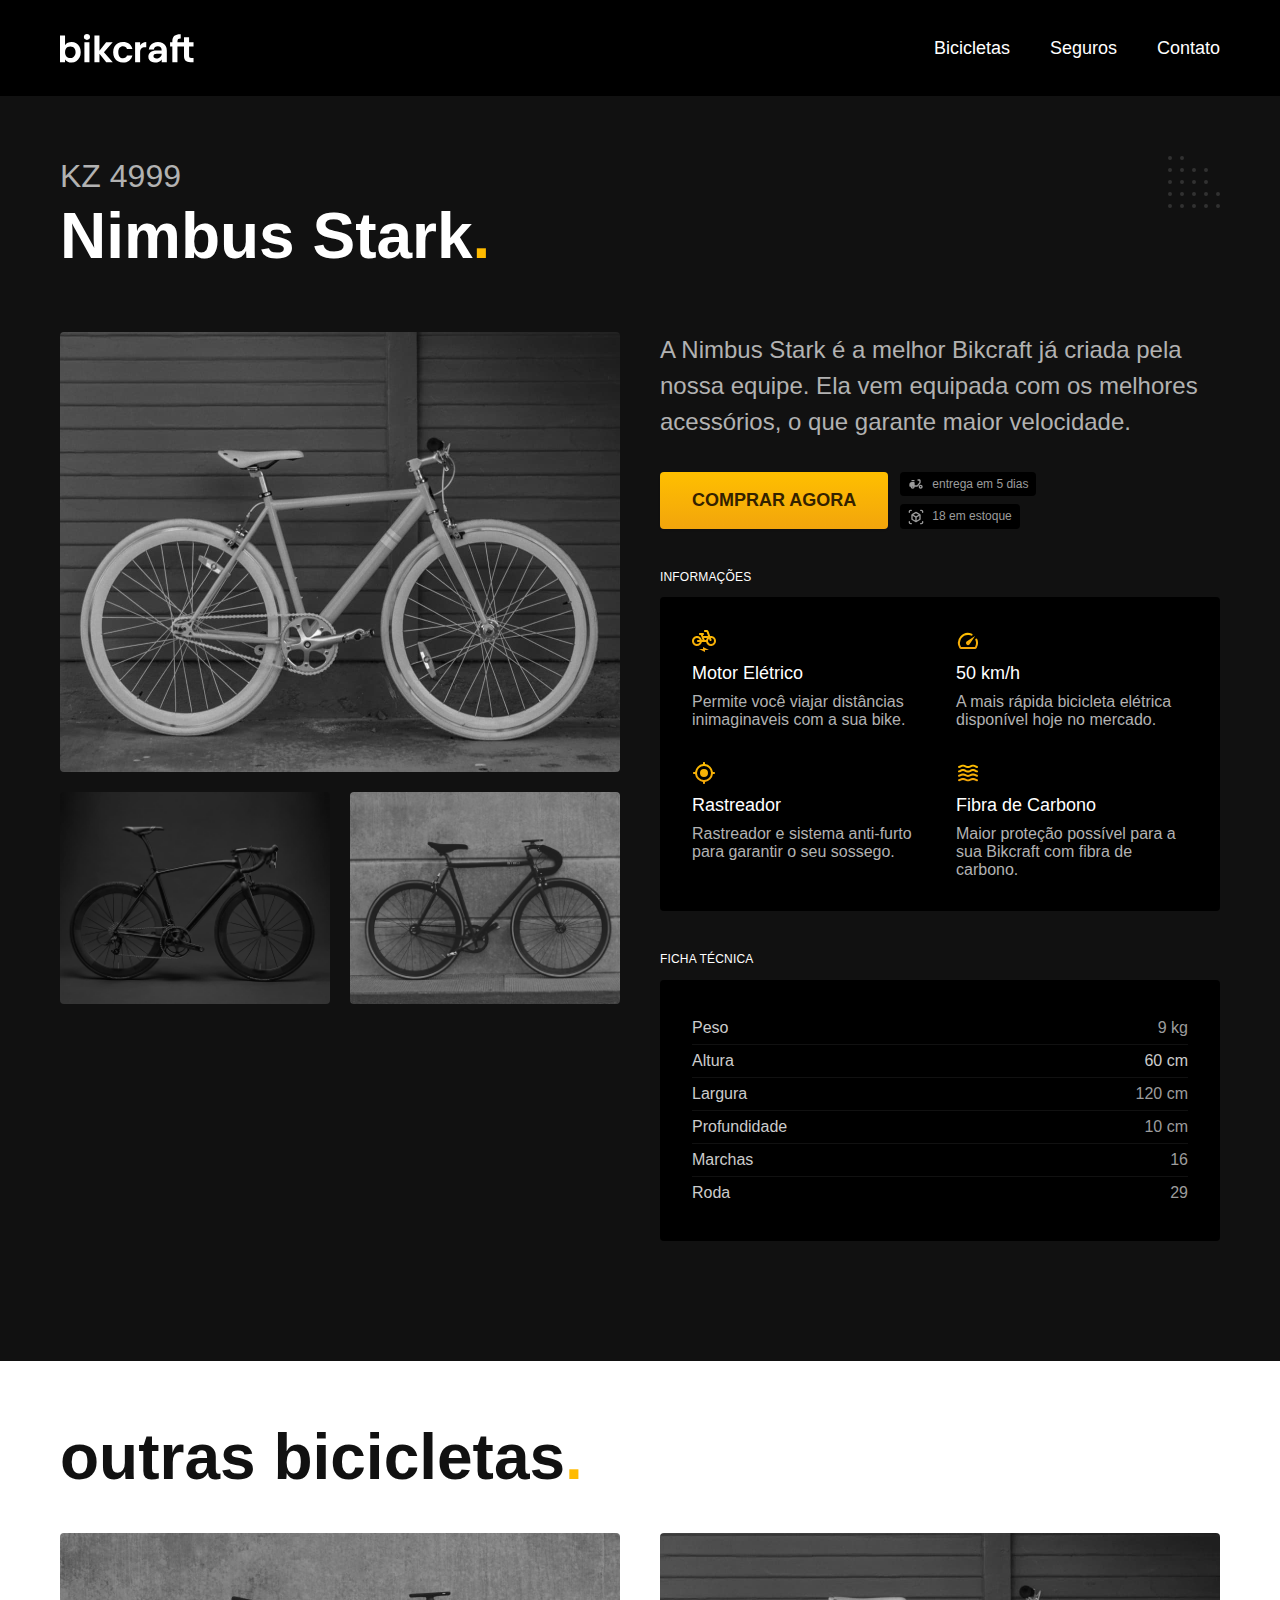
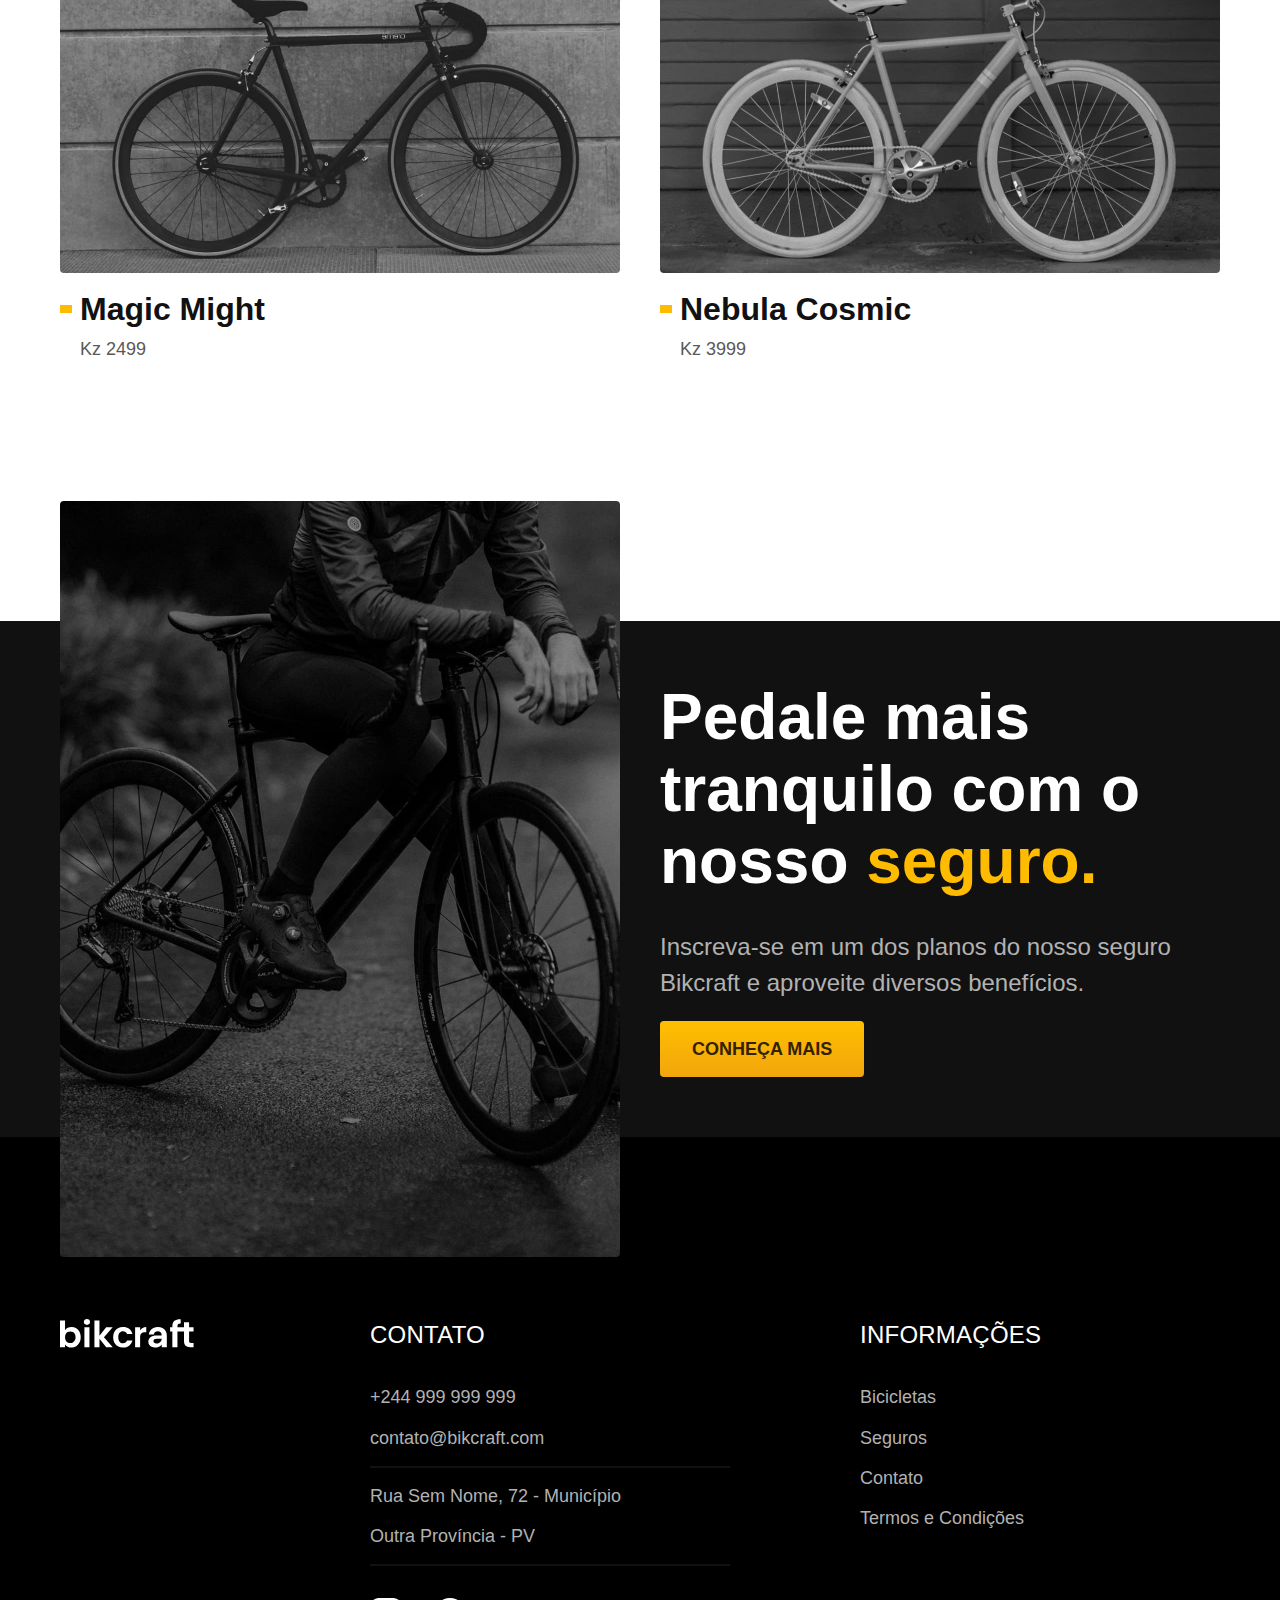
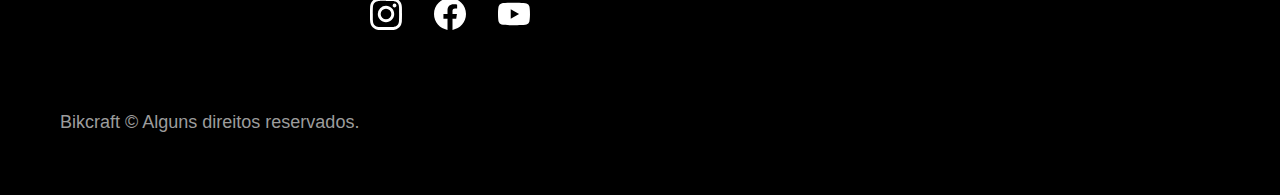
<file: bicicletas/nimbus.html>
<!DOCTYPE html>
<html lang="pt-AO">
  <head>
    <meta charset="UTF-8" />
    <meta name="viewport" content="width=device-width, initial-scale=1.0" />
    <title>Nimbus Stark | Bikcraft</title>
    <meta name="description" content="Nimbus Stark - Bikcraft." />
    <link rel="stylesheet" href="../css/style.css" />

    <!-- <link rel="preconnect" href="https://fonts.googleapis.com">
    <link rel="preconnect" href="https://fonts.gstatic.com" crossorigin>
    <link href="https://fonts.googleapis.com/css2?family=Merriweather:ital,wght@1,900&family=Poppins:wght@400;600&family=Roboto:wght@400;500&display=swap" rel="stylesheet"> -->
  </head>

  <body id="bicicleta">
    <header class="header-bg">
      <div class="container header">
        <a href="../">
          <img src="../img/bikcraft.svg" alt="Bikcraft" />
        </a>

        <nav aria-label="primaria">
          <ul class="header-menu font-1-m cor-0">
            <li><a href="../bicicletas.html">Bicicletas</a></li>
            <li><a href="../seguros.html">Seguros</a></li>
            <li><a href="../contato.html">Contato</a></li>
          </ul>
        </nav>
      </div>
    </header>

    <main class="titulo-bg">
      <div>
        <div class="titulo container">
          <p class="font-2-xl cor-5">Kz 4999</p>
          <h1 class="font-1-xxl cor-0">
            Nimbus Stark<span class="cor-p1">.</span>
          </h1>
        </div>
      </div>
      <div class="bicicleta container">
        <div class="bicicleta-imagens">
          <img src="../img/bicicleta/nimbus3.jpg" alt="Bicicleta 1" />
          <img src="../img/bicicleta/nimbus1.jpg" alt="Bicicleta 2" />
          <img src="../img/bicicleta/nimbus2.jpg" alt="Bicicleta 3" /> 
        </div>
        <div class="bicicleta-conteudo">
          <p class="font-2-l cor-5">
            A Nimbus Stark é a melhor Bikcraft já criada pela nossa equipe. Ela
            vem equipada com os melhores acessórios, o que garante maior
            velocidade.
          </p>
          <div class="bicicleta-comprar">
            <a class="botao" href="../orcamento.html?tipo=bikcraft&produto=nimbus">Comprar Agora</a>
            <span class="font-1-xs cor-6"
              ><img src="../img/icones/entrega.svg" alt="" /> entrega em 5
              dias</span
            >
            <span class="font-1-xs cor-6"
              ><img src="../img/icones/estoque.svg" alt="" /> 18 em
              estoque</span
            >
          </div>

          <h2 class="font-1-xs cor-0">Informações</h2>
          <ul class="bicicleta-informacoes">
            <li>
              <img src="../img/icones/eletrica.svg" alt="" />
              <h3 class="font-1-m cor-0">Motor Elétrico</h3>
              <p class="font-2-xs cor-5">
                Permite você viajar distâncias inimaginaveis com a sua bike.
              </p>
            </li>
            <li>
              <img src="../img/icones/velocidade.svg" alt="" />
              <h3 class="font-1-m cor-0">50 km/h</h3>
              <p class="font-2-xs cor-5">
                A mais rápida bicicleta elétrica disponível hoje no mercado.
              </p>
            </li>
            <li>
              <img src="../img/icones/rastreador.svg" alt="" />
              <h3 class="font-1-m cor-0">Rastreador</h3>
              <p class="font-2-xs cor-5">
                Rastreador e sistema anti-furto para garantir o seu sossego.
              </p>
            </li>
            <li>
              <img src="../img/icones/carbono.svg" alt="" />
              <h3 class="font-1-m cor-0">Fibra de Carbono</h3>
              <p class="font-2-xs cor-5">
                Maior proteção possível para a sua Bikcraft com fibra de
                carbono.
              </p>
            </li>
          </ul>
          <h2 class="font-1-xs cor-0">Ficha Técnica</h2>
          <ul class="bicicleta-ficha font-2-s cor-4">
            <li>Peso <span>9 kg</span></li>
            <li>Altura <span></span>60 cm</li>
            <li>Largura <span>120 cm</span></li>
            <li>Profundidade <span>10 cm</span></li>
            <li>Marchas <span>16</span></li>
            <li>Roda <span>29</span></li>
          </ul>
        </div>
      </div>
    </main>

    <article class="bicicletas-lista container">
      <h2 class="font-1-xxl">outras bicicletas<span class="cor-p1">.</span></h2>

      <ul>
        <li>
          <a href="./magic.html">
            <img src="../img/bicicletas/magic.jpg" alt="Bicicleta preta">
            <h3 class="font-1-xl">Magic Might</h3>
            <span class="font-2-m cor-8">Kz 2499</span>
          </a>
        </li>
        <li>
          <a href="./nebula.html">
            <img src="../img/bicicletas/nebula.jpg" alt="Bicicleta cinza">
            <h3 class="font-1-xl">Nebula Cosmic</h3>
            <span class="font-2-m cor-8">Kz 3999</span>
          </a>
        </li>
      </ul>
    </article>

    <article class="seguro-bg">
      <div class="seguro container">
        <div class="seguro-imagem">
          <img src="../img/fotos/seguros.jpg" alt="Pessoa parada em cima de uma bicraft.">
        </div>
        <div class="seguro-conteudo">
          <h2 class="font-1-xxl cor-0">Pedale mais tranquilo com o nosso <span class="cor-p1">seguro.</span></h2>
          <p class="font-2-l cor-5">Inscreva-se em um dos planos do nosso seguro Bikcraft e aproveite diversos benefícios.</p>
          <a href="../seguros.html" class="botao">Conheça Mais</a>
        </div>
      </div>
    </article>

    <footer class="footer-bg">
      <div class="footer container">
        <img src="../img/bikcraft.svg" alt="Bikcraft" />
        <div class="footer-contato">
          <h3 class="font-2-l-b cor-0">Contato</h3>
          <ul class="font-2-m cor-5">
            <li><a href="tel:+244999999999">+244 999 999 999</a></li>
            <li>
              <a href="mailto:contato@bikcraft.com">contato@bikcraft.com</a>
            </li>
            <li>Rua Sem Nome, 72 - Município</li>
            <li>Outra Província - PV</li>
          </ul>
          <div class="footer-redes">
            <a href="../">
              <img src="../img/redes/instagram.svg" alt="Instagram" />
            </a>
            <a href="../">
              <img src="../img/redes/facebook.svg" alt="Facebook" />
            </a>
            <a href="../">
              <img src="../img/redes/youtube.svg" alt="YouTube" />
            </a>
          </div>
        </div>
        <div class="footer-informacoes">
          <h3 class="font-2-l-b cor-0">Informações</h3>
          <nav>
            <ul class="font-1-m cor-5">
              <li><a href="../bicicletas.html">Bicicletas</a></li>
              <li><a href="../seguros.html">Seguros</a></li>
              <li><a href="../contato.html">Contato</a></li>
              <li><a href="../termos.html">Termos e Condições</a></li>
            </ul>
          </nav>
        </div>
        <p class="footer-copy font-2-m cor-6">
          Bikcraft © Alguns direitos reservados.
        </p>
      </div>
    </footer>
  <script src="../js/script.js"></script>
  </body>
</html>
</file>
<file: css/style.css>
@import "./global/global.css";
@import "./utilidades/tipografia.css";
@import "./utilidades/cores.css";

@import "./global/header.css";
@import "./global/footer.css";

/* Utilidades */
@import "./utilidades/componentes.css";
@import "./utilidades/formulario.css";

/* Home */
@import "./home/introducao.css";
@import "./home/tecnologia.css";
@import "./home/parceiros.css";
@import "./home/depoimento.css";

/* Bicicletas */
@import "./bicicletas/bicicletas-lista.css";
@import "./bicicletas/bicicletas.css";

/* Bicicleta */
@import "./bicicleta/bicicleta.css";
@import "./bicicleta/seguro.css";

/* Seguros */
@import "./seguros/seguros.css";
@import "./seguros/vantagens.css";
@import "./seguros/perguntas.css";

/* Contato */
@import "./contato/contato.css";
@import "./contato/lojas.css";

/* Orçamento */
@import "./orcamento/orcamento.css";

/* Termos */
@import "./termos/termos.css";
</file>
